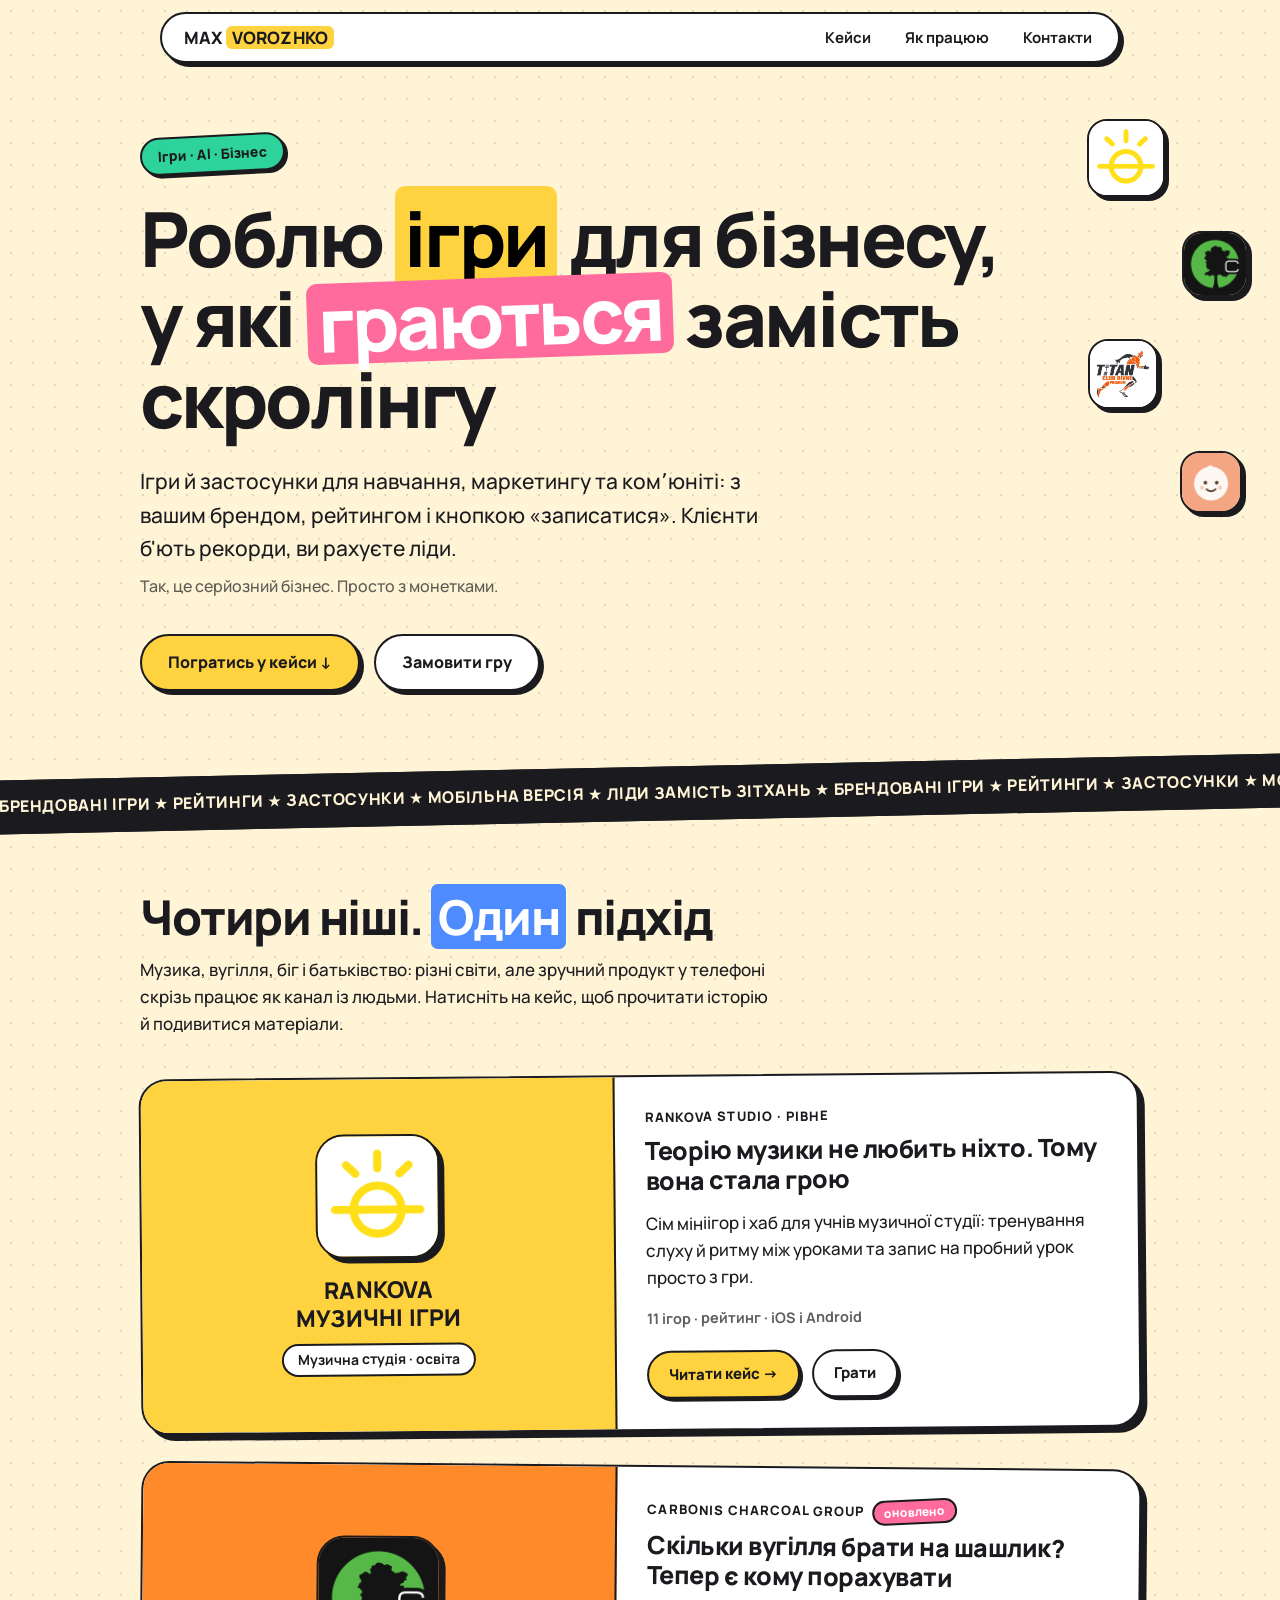
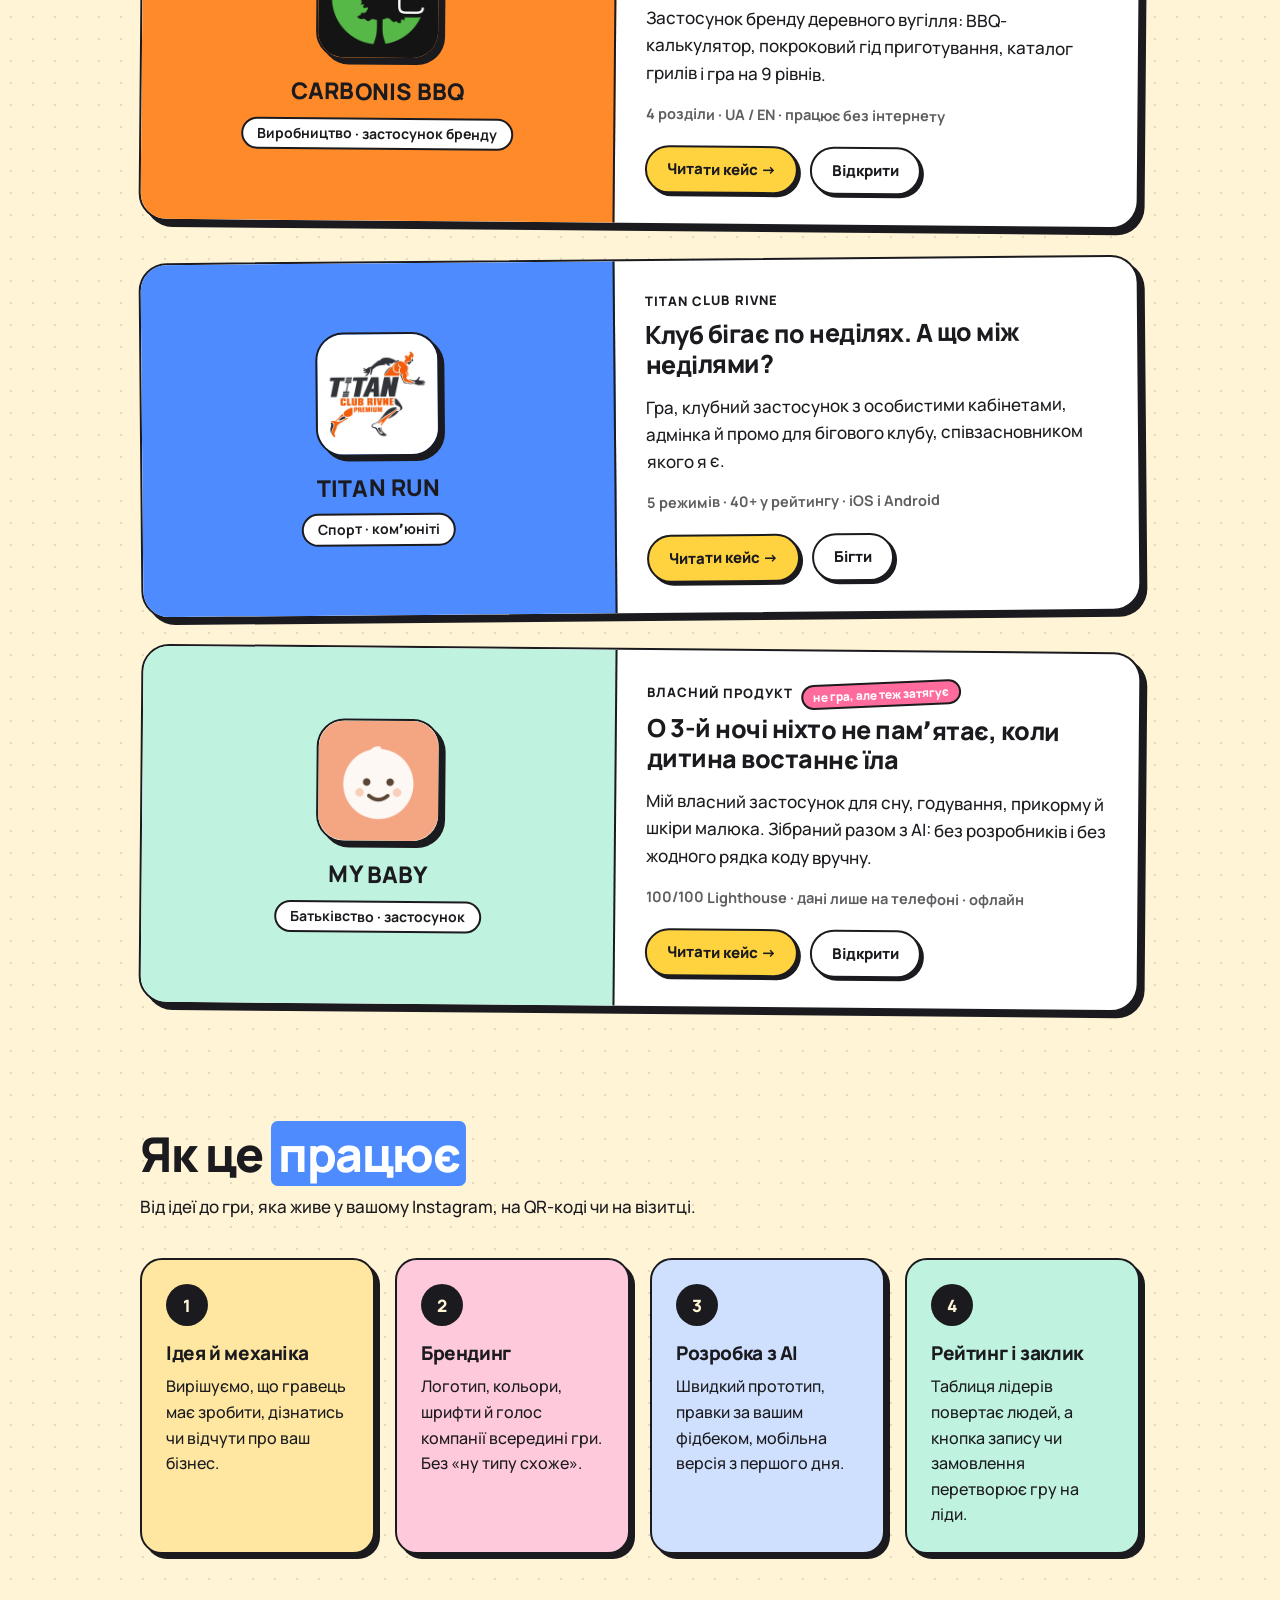
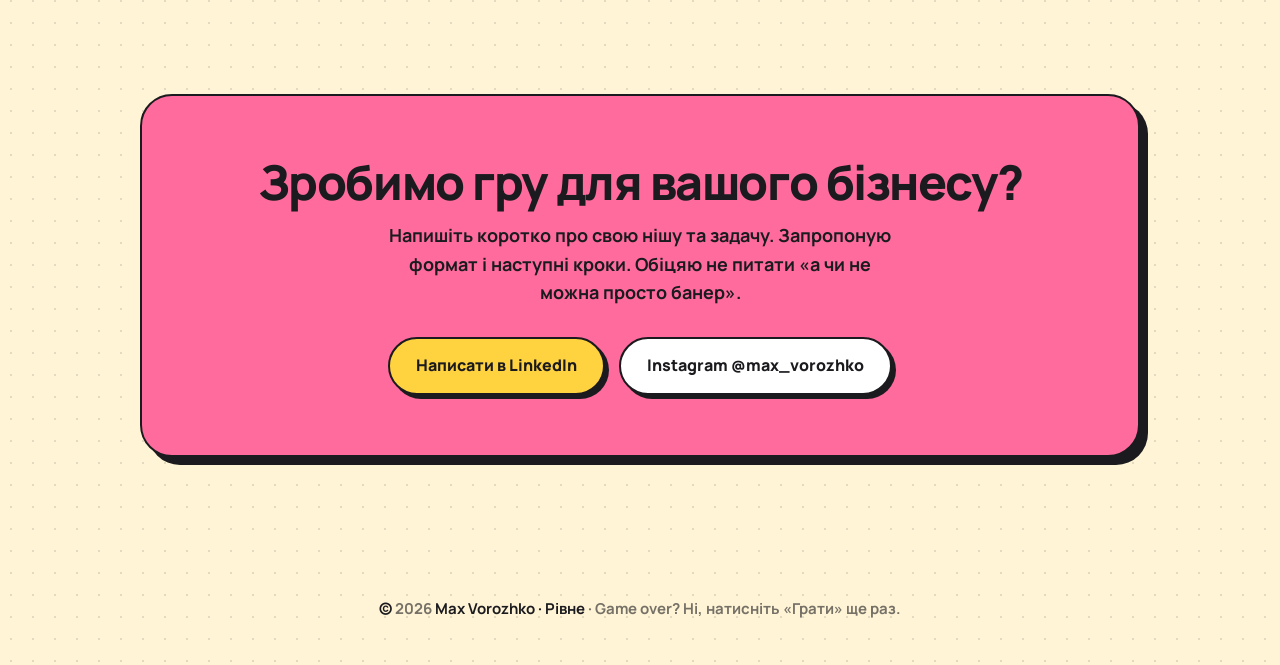
<file: index.html>
<!doctype html>
<html lang="uk">
<head>
<meta charset="utf-8">
<meta name="viewport" content="width=device-width, initial-scale=1">
<title>Max Vorozhko — ігри й застосунки для бізнесу</title>
<meta name="description" content="Роблю брендовані ігри й застосунки для бізнесу: навчання, маркетинг, комʼюніті. Кейси: Rankova Музичні Ігри, Carbonis BBQ, Titan Club Rivne, My Baby.">
<meta property="og:title" content="Max Vorozhko — ігри й застосунки для бізнесу">
<meta property="og:description" content="Роблю брендовані ігри й застосунки для бізнесу: навчання, маркетинг, комʼюніті. Кейси: Rankova Музичні Ігри, Carbonis BBQ, Titan Club Rivne, My Baby.">
<meta property="og:type" content="website">
<meta property="og:url" content="https://max-vorozhko.github.io/">
<meta name="theme-color" content="#fff4d6">

<link rel="icon" href="favicon.ico" sizes="48x48">
<link rel="icon" type="image/svg+xml" href="favicon.svg">
<link rel="icon" type="image/png" sizes="32x32" href="favicon-32.png">
<link rel="icon" type="image/png" sizes="192x192" href="icon-192.png">
<link rel="apple-touch-icon" href="apple-touch-icon.png">
<link rel="preconnect" href="https://fonts.googleapis.com">
<link rel="preconnect" href="https://fonts.gstatic.com" crossorigin>
<link href="https://fonts.googleapis.com/css2?family=Manrope:wght@500;700;800&display=swap" rel="stylesheet">
<link rel="stylesheet" href="css/site.css?v=6">
</head>
<body data-ig="0">

<nav>
  <div class="bar">
    <a href="#" class="logo">MAX <i>VOROZHKO</i></a>
    <ul>
      <li><a href="#cases">Кейси</a></li><li><a href="#how">Як працюю</a></li><li><a href="#contact">Контакти</a></li>
    </ul>
  </div>
</nav>

<header class="hero">
  <div class="wrap">
    <span class="sticker">Ігри · AI · Бізнес</span>
    <h1>Роблю <mark>ігри</mark> для бізнесу, у які <span class="sq">граються</span> замість скролінгу</h1>
    <p class="lead">Ігри й застосунки для навчання, маркетингу та комʼюніті: з вашим брендом, рейтингом і кнопкою «записатися». Клієнти б'ють рекорди, ви рахуєте ліди.
      <small>Так, це серйозний бізнес. Просто з монетками.</small></p>
    <div class="cta">
      <a class="btn y" href="#cases">Погратись у кейси ↓</a>
      <a class="btn" href="#contact">Замовити гру</a>
    </div>
    <img class="float f1" src="icons/rankova.png" alt="" width="78" height="78">
    <img class="float f2" src="icons/carbonis.png" alt="" width="66" height="66">
    <img class="float f3" src="icons/titan.png" alt="" width="70" height="70">
    <img class="float f4" src="icons/mybaby.png" alt="" width="62" height="62">
  </div>
</header>

<div class="marquee" aria-hidden="true"><div>
  ★ БРЕНДОВАНІ ІГРИ ★ РЕЙТИНГИ ★ ЗАСТОСУНКИ ★ МОБІЛЬНА ВЕРСІЯ ★ ЛІДИ ЗАМІСТЬ ЗІТХАНЬ ★ БРЕНДОВАНІ ІГРИ ★ РЕЙТИНГИ ★ ЗАСТОСУНКИ ★ МОБІЛЬНА ВЕРСІЯ ★ ЛІДИ ЗАМІСТЬ ЗІТХАНЬ ★ БРЕНДОВАНІ ІГРИ ★ РЕЙТИНГИ ★ ЗАСТОСУНКИ ★ МОБІЛЬНА ВЕРСІЯ ★ ЛІДИ ЗАМІСТЬ ЗІТХАНЬ ★ БРЕНДОВАНІ ІГРИ ★ РЕЙТИНГИ ★ ЗАСТОСУНКИ ★ МОБІЛЬНА ВЕРСІЯ ★ ЛІДИ ЗАМІСТЬ ЗІТХАНЬ
</div></div>


<section id="cases">
  <div class="wrap">
    <h2>Чотири ніші. <mark>Один</mark> підхід</h2>
    <p class="sub">Музика, вугілля, біг і батьківство: різні світи, але зручний продукт у телефоні скрізь працює як канал із людьми. Натисніть на кейс, щоб прочитати історію й подивитися матеріали.</p>

    <div class="cases">

      <article class="case">
        <a class="visual v1" href="cases/rankova/" aria-label="Кейс Rankova Музичні Ігри">
          <img class="app" src="icons/rankova.png" alt="" width="124" height="124">
          <div class="name">RANKOVA<br>МУЗИЧНІ ІГРИ</div>
          <div class="niche">Музична студія · освіта</div>
        </a>
        <div class="body">
          <div class="meta">Rankova Studio · Рівне</div>
          <h3><a href="cases/rankova/">Теорію музики не любить ніхто. Тому вона стала грою</a></h3>
          <p class="teaser">Сім мініігор і хаб для учнів музичної студії: тренування слуху й ритму між уроками та запис на пробний урок просто з гри.</p>
          <p class="keys">11 ігор · рейтинг · iOS і Android</p>
          <div class="links"><a class="btn y" href="cases/rankova/">Читати кейс →</a><a class="btn" href="https://max-vorozhko.github.io/rankova-arcade/" target="_blank" rel="noopener">Грати</a></div>
        </div>
      </article>

      <article class="case">
        <a class="visual v2" href="cases/carbonis/" aria-label="Кейс Carbonis BBQ">
          <img class="app" src="icons/carbonis.png" alt="" width="124" height="124">
          <div class="name">CARBONIS BBQ</div>
          <div class="niche">Виробництво · застосунок бренду</div>
        </a>
        <div class="body">
          <div class="meta">Carbonis charcoal group <span class="badge">оновлено</span></div>
          <h3><a href="cases/carbonis/">Скільки вугілля брати на шашлик? Тепер є кому порахувати</a></h3>
          <p class="teaser">Застосунок бренду деревного вугілля: BBQ-калькулятор, покроковий гід приготування, каталог грилів і гра на 9 рівнів.</p>
          <p class="keys">4 розділи · UA / EN · працює без інтернету</p>
          <div class="links"><a class="btn y" href="cases/carbonis/">Читати кейс →</a><a class="btn" href="https://max-vorozhko.github.io/Carbonis/" target="_blank" rel="noopener">Відкрити</a></div>
        </div>
      </article>

      <article class="case">
        <a class="visual v3" href="cases/titan/" aria-label="Кейс Titan Club Rivne">
          <img class="app" src="icons/titan.png" alt="" width="124" height="124">
          <div class="name">TITAN RUN</div>
          <div class="niche">Спорт · комʼюніті</div>
        </a>
        <div class="body">
          <div class="meta">Titan Club Rivne</div>
          <h3><a href="cases/titan/">Клуб бігає по неділях. А що між неділями?</a></h3>
          <p class="teaser">Гра, клубний застосунок з особистими кабінетами, адмінка й промо для бігового клубу, співзасновником якого я є.</p>
          <p class="keys">5 режимів · 40+ у рейтингу · iOS і Android</p>
          <div class="links"><a class="btn y" href="cases/titan/">Читати кейс →</a><a class="btn" href="https://max-vorozhko.github.io/Titan-Club-Rivne/" target="_blank" rel="noopener">Бігти</a></div>
        </div>
      </article>

      <article class="case">
        <a class="visual v4" href="cases/my-baby/" aria-label="Кейс My Baby">
          <img class="app" src="icons/mybaby.png" alt="" width="124" height="124">
          <div class="name">MY BABY</div>
          <div class="niche">Батьківство · застосунок</div>
        </a>
        <div class="body">
          <div class="meta">Власний продукт <span class="badge">не гра, але теж затягує</span></div>
          <h3><a href="cases/my-baby/">О 3-й ночі ніхто не памʼятає, коли дитина востаннє їла</a></h3>
          <p class="teaser">Мій власний застосунок для сну, годування, прикорму й шкіри малюка. Зібраний разом з AI: без розробників і без жодного рядка коду вручну.</p>
          <p class="keys">100/100 Lighthouse · дані лише на телефоні · офлайн</p>
          <div class="links"><a class="btn y" href="cases/my-baby/">Читати кейс →</a><a class="btn" href="https://max-vorozhko.github.io/My-baby/" target="_blank" rel="noopener">Відкрити</a></div>
        </div>
      </article>

    </div>
  </div>
</section>

<section id="how">
  <div class="wrap">
    <h2>Як це <mark>працює</mark></h2>
    <p class="sub">Від ідеї до гри, яка живе у вашому Instagram, на QR-коді чи на візитці.</p>
    <div class="steps">
      <div class="step"><h4>Ідея й механіка</h4><p>Вирішуємо, що гравець має зробити, дізнатись чи відчути про ваш бізнес.</p></div>
      <div class="step"><h4>Брендинг</h4><p>Логотип, кольори, шрифти й голос компанії всередині гри. Без «ну типу схоже».</p></div>
      <div class="step"><h4>Розробка з AI</h4><p>Швидкий прототип, правки за вашим фідбеком, мобільна версія з першого дня.</p></div>
      <div class="step"><h4>Рейтинг і заклик</h4><p>Таблиця лідерів повертає людей, а кнопка запису чи замовлення перетворює гру на ліди.</p></div>
    </div>
  </div>
</section>

<section id="contact">
  <div class="wrap">
    <div class="contact">
      <h2>Зробимо гру для вашого бізнесу?</h2>
      <p>Напишіть коротко про свою нішу та задачу. Запропоную формат і наступні кроки. Обіцяю не питати «а чи не можна просто банер».</p>
      <div class="cta">
        <a class="btn y" href="https://www.linkedin.com/in/max-vorozhko/" target="_blank" rel="noopener">Написати в LinkedIn</a>
        <a class="btn" href="https://www.instagram.com/max_vorozhko/" target="_blank" rel="noopener">Instagram @max_vorozhko</a>
      </div>
    </div>
  </div>
</section>

<footer>
  <div class="wrap">© <span id="y">2026</span> Max Vorozhko · Рівне <span>· Game over? Ні, натисніть «Грати» ще раз.</span></div>
</footer>
<dialog class="lb" aria-label="Перегляд слайда"><div class="lb-in"><img alt=""><button class="x" type="button" aria-label="Закрити">✕</button><button class="pv" type="button" aria-label="Попередній">←</button><button class="nx" type="button" aria-label="Наступний">→</button><div class="cap"></div></div></dialog>
<script>document.getElementById('y').textContent = new Date().getFullYear();</script>
<script src="js/site.js?v=6"></script>
</body>
</html>
</file>
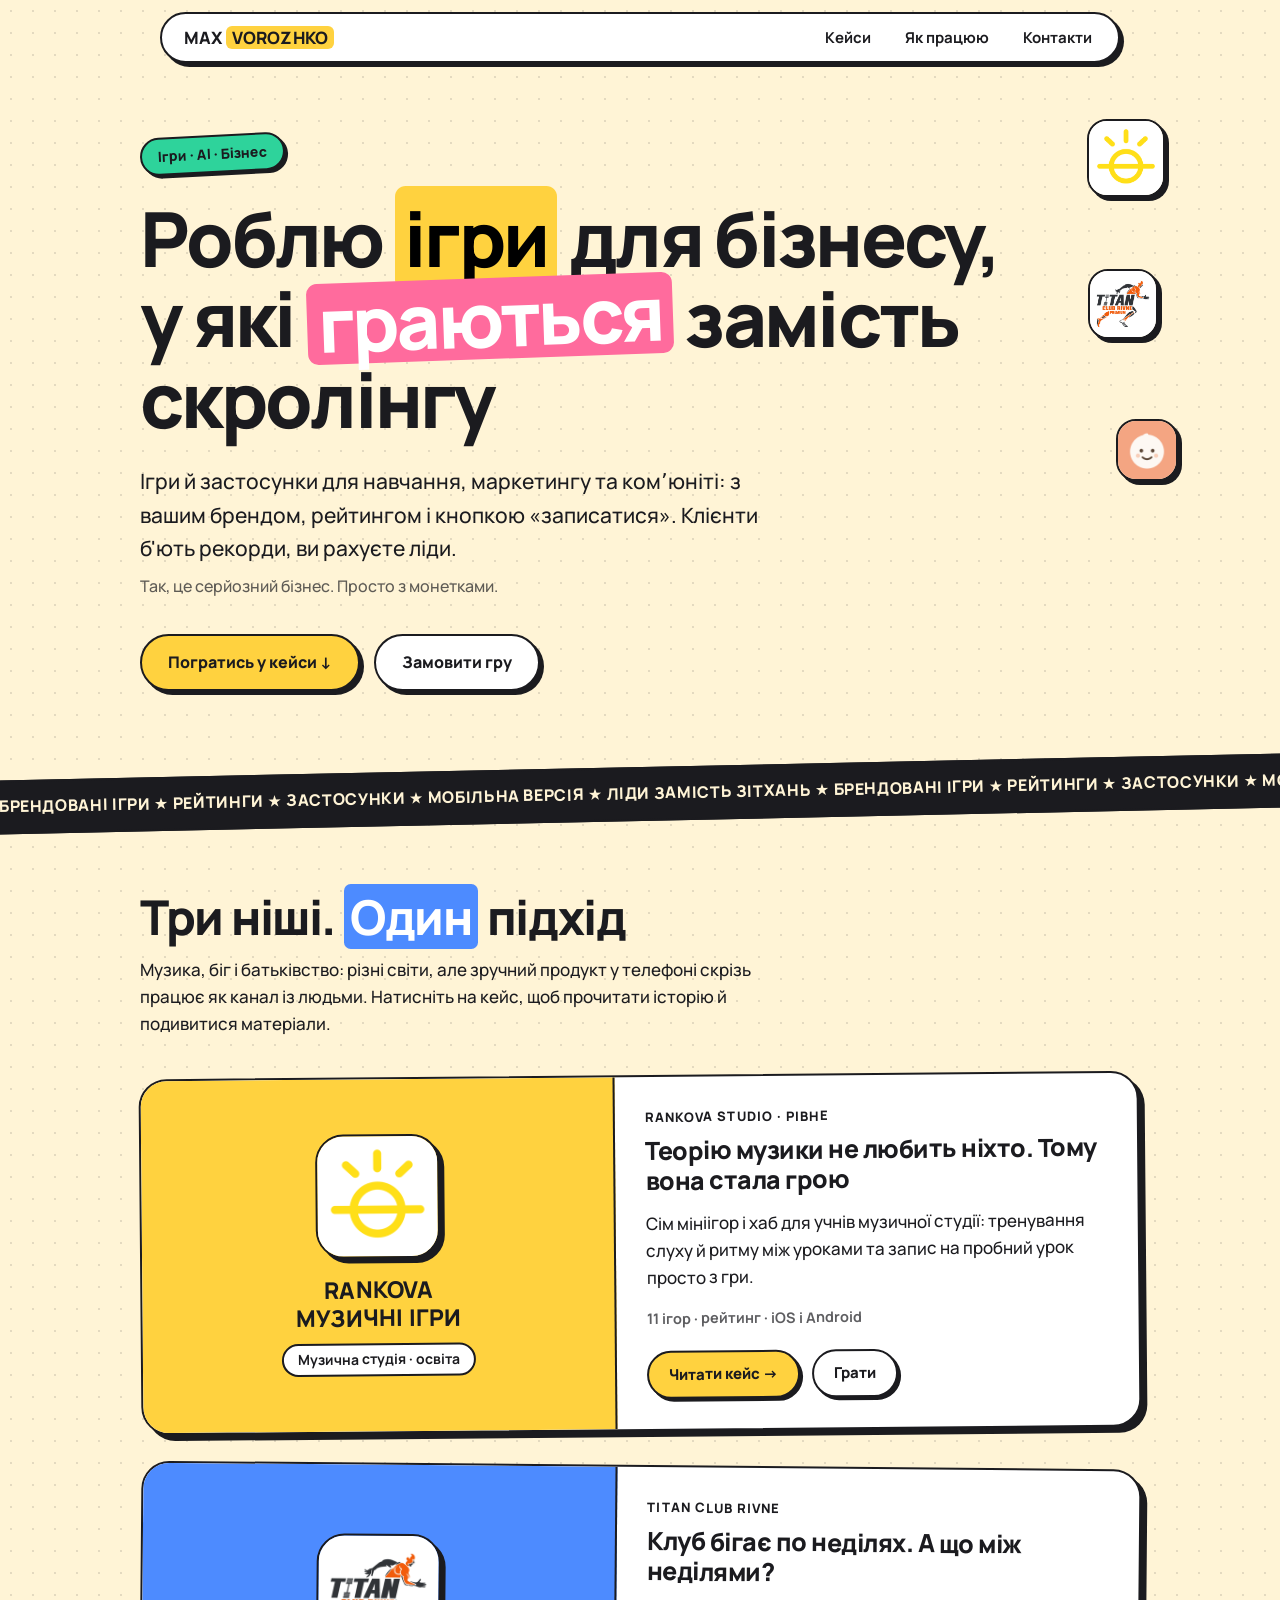
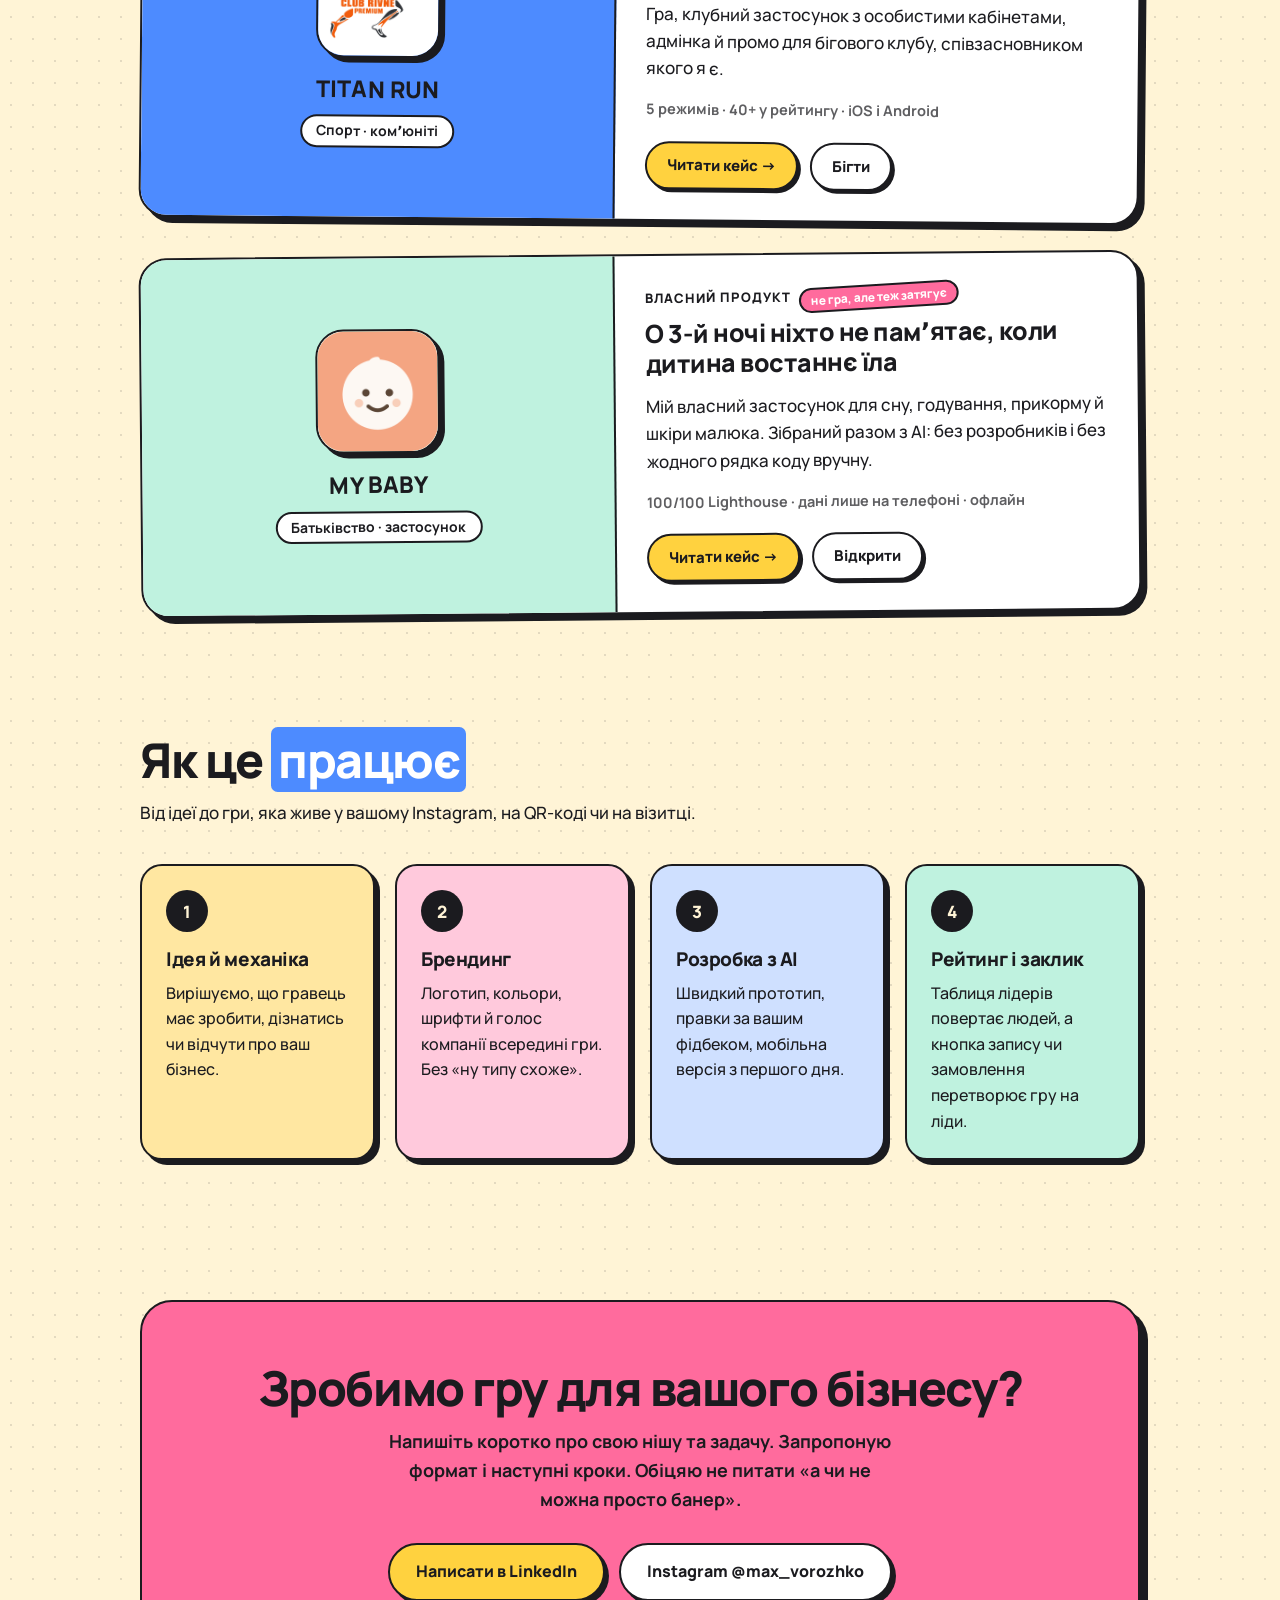
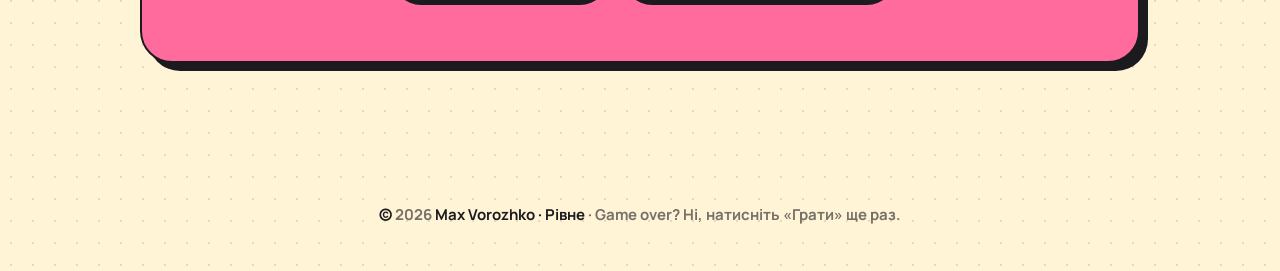
<file: ig/index.html>
<!doctype html>
<html lang="uk">
<head>
<meta charset="utf-8">
<meta name="viewport" content="width=device-width, initial-scale=1">
<title>Max Vorozhko — ігри й застосунки для бізнесу</title>
<meta name="description" content="Роблю брендовані ігри й застосунки для бізнесу: навчання, маркетинг, комʼюніті. Кейси: Rankova Музичні Ігри, Titan Club Rivne, My Baby.">
<meta property="og:title" content="Max Vorozhko — ігри й застосунки для бізнесу">
<meta property="og:description" content="Роблю брендовані ігри й застосунки для бізнесу: навчання, маркетинг, комʼюніті. Кейси: Rankova Музичні Ігри, Titan Club Rivne, My Baby.">
<meta property="og:type" content="website">
<meta property="og:url" content="https://max-vorozhko.github.io/ig/">
<meta name="theme-color" content="#fff4d6">

<link rel="icon" href="../favicon.ico" sizes="48x48">
<link rel="icon" type="image/svg+xml" href="../favicon.svg">
<link rel="icon" type="image/png" sizes="32x32" href="../favicon-32.png">
<link rel="icon" type="image/png" sizes="192x192" href="../icon-192.png">
<link rel="apple-touch-icon" href="../apple-touch-icon.png">
<link rel="preconnect" href="https://fonts.googleapis.com">
<link rel="preconnect" href="https://fonts.gstatic.com" crossorigin>
<link href="https://fonts.googleapis.com/css2?family=Manrope:wght@500;700;800&display=swap" rel="stylesheet">
<link rel="stylesheet" href="../css/site.css?v=6">
</head><style>.f3{top:206px!important}.f4{top:356px!important;right:8%!important}</style>
<body data-ig="1">

<nav>
  <div class="bar">
    <a href="#" class="logo">MAX <i>VOROZHKO</i></a>
    <ul>
      <li><a href="#cases">Кейси</a></li><li><a href="#how">Як працюю</a></li><li><a href="#contact">Контакти</a></li>
    </ul>
  </div>
</nav>

<header class="hero">
  <div class="wrap">
    <span class="sticker">Ігри · AI · Бізнес</span>
    <h1>Роблю <mark>ігри</mark> для бізнесу, у які <span class="sq">граються</span> замість скролінгу</h1>
    <p class="lead">Ігри й застосунки для навчання, маркетингу та комʼюніті: з вашим брендом, рейтингом і кнопкою «записатися». Клієнти б'ють рекорди, ви рахуєте ліди.
      <small>Так, це серйозний бізнес. Просто з монетками.</small></p>
    <div class="cta">
      <a class="btn y" href="#cases">Погратись у кейси ↓</a>
      <a class="btn" href="#contact">Замовити гру</a>
    </div>
    <img class="float f1" src="../icons/rankova.png" alt="" width="78" height="78">
    <img class="float f3" src="../icons/titan.png" alt="" width="70" height="70">
    <img class="float f4" src="../icons/mybaby.png" alt="" width="62" height="62">
  </div>
</header>

<div class="marquee" aria-hidden="true"><div>
  ★ БРЕНДОВАНІ ІГРИ ★ РЕЙТИНГИ ★ ЗАСТОСУНКИ ★ МОБІЛЬНА ВЕРСІЯ ★ ЛІДИ ЗАМІСТЬ ЗІТХАНЬ ★ БРЕНДОВАНІ ІГРИ ★ РЕЙТИНГИ ★ ЗАСТОСУНКИ ★ МОБІЛЬНА ВЕРСІЯ ★ ЛІДИ ЗАМІСТЬ ЗІТХАНЬ ★ БРЕНДОВАНІ ІГРИ ★ РЕЙТИНГИ ★ ЗАСТОСУНКИ ★ МОБІЛЬНА ВЕРСІЯ ★ ЛІДИ ЗАМІСТЬ ЗІТХАНЬ ★ БРЕНДОВАНІ ІГРИ ★ РЕЙТИНГИ ★ ЗАСТОСУНКИ ★ МОБІЛЬНА ВЕРСІЯ ★ ЛІДИ ЗАМІСТЬ ЗІТХАНЬ
</div></div>


<section id="cases">
  <div class="wrap">
    <h2>Три ніші. <mark>Один</mark> підхід</h2>
    <p class="sub">Музика, біг і батьківство: різні світи, але зручний продукт у телефоні скрізь працює як канал із людьми. Натисніть на кейс, щоб прочитати історію й подивитися матеріали.</p>

    <div class="cases">

      <article class="case">
        <a class="visual v1" href="../cases/rankova/?from=ig" aria-label="Кейс Rankova Музичні Ігри">
          <img class="app" src="../icons/rankova.png" alt="" width="124" height="124">
          <div class="name">RANKOVA<br>МУЗИЧНІ ІГРИ</div>
          <div class="niche">Музична студія · освіта</div>
        </a>
        <div class="body">
          <div class="meta">Rankova Studio · Рівне</div>
          <h3><a href="../cases/rankova/?from=ig">Теорію музики не любить ніхто. Тому вона стала грою</a></h3>
          <p class="teaser">Сім мініігор і хаб для учнів музичної студії: тренування слуху й ритму між уроками та запис на пробний урок просто з гри.</p>
          <p class="keys">11 ігор · рейтинг · iOS і Android</p>
          <div class="links"><a class="btn y" href="../cases/rankova/?from=ig">Читати кейс →</a><a class="btn" href="https://max-vorozhko.github.io/rankova-arcade/" target="_blank" rel="noopener">Грати</a></div>
        </div>
      </article>

      <article class="case">
        <a class="visual v3" href="../cases/titan/?from=ig" aria-label="Кейс Titan Club Rivne">
          <img class="app" src="../icons/titan.png" alt="" width="124" height="124">
          <div class="name">TITAN RUN</div>
          <div class="niche">Спорт · комʼюніті</div>
        </a>
        <div class="body">
          <div class="meta">Titan Club Rivne</div>
          <h3><a href="../cases/titan/?from=ig">Клуб бігає по неділях. А що між неділями?</a></h3>
          <p class="teaser">Гра, клубний застосунок з особистими кабінетами, адмінка й промо для бігового клубу, співзасновником якого я є.</p>
          <p class="keys">5 режимів · 40+ у рейтингу · iOS і Android</p>
          <div class="links"><a class="btn y" href="../cases/titan/?from=ig">Читати кейс →</a><a class="btn" href="https://max-vorozhko.github.io/Titan-Club-Rivne/" target="_blank" rel="noopener">Бігти</a></div>
        </div>
      </article>

      <article class="case">
        <a class="visual v4" href="../cases/my-baby/?from=ig" aria-label="Кейс My Baby">
          <img class="app" src="../icons/mybaby.png" alt="" width="124" height="124">
          <div class="name">MY BABY</div>
          <div class="niche">Батьківство · застосунок</div>
        </a>
        <div class="body">
          <div class="meta">Власний продукт <span class="badge">не гра, але теж затягує</span></div>
          <h3><a href="../cases/my-baby/?from=ig">О 3-й ночі ніхто не памʼятає, коли дитина востаннє їла</a></h3>
          <p class="teaser">Мій власний застосунок для сну, годування, прикорму й шкіри малюка. Зібраний разом з AI: без розробників і без жодного рядка коду вручну.</p>
          <p class="keys">100/100 Lighthouse · дані лише на телефоні · офлайн</p>
          <div class="links"><a class="btn y" href="../cases/my-baby/?from=ig">Читати кейс →</a><a class="btn" href="https://max-vorozhko.github.io/My-baby/" target="_blank" rel="noopener">Відкрити</a></div>
        </div>
      </article>

    </div>
  </div>
</section>

<section id="how">
  <div class="wrap">
    <h2>Як це <mark>працює</mark></h2>
    <p class="sub">Від ідеї до гри, яка живе у вашому Instagram, на QR-коді чи на візитці.</p>
    <div class="steps">
      <div class="step"><h4>Ідея й механіка</h4><p>Вирішуємо, що гравець має зробити, дізнатись чи відчути про ваш бізнес.</p></div>
      <div class="step"><h4>Брендинг</h4><p>Логотип, кольори, шрифти й голос компанії всередині гри. Без «ну типу схоже».</p></div>
      <div class="step"><h4>Розробка з AI</h4><p>Швидкий прототип, правки за вашим фідбеком, мобільна версія з першого дня.</p></div>
      <div class="step"><h4>Рейтинг і заклик</h4><p>Таблиця лідерів повертає людей, а кнопка запису чи замовлення перетворює гру на ліди.</p></div>
    </div>
  </div>
</section>

<section id="contact">
  <div class="wrap">
    <div class="contact">
      <h2>Зробимо гру для вашого бізнесу?</h2>
      <p>Напишіть коротко про свою нішу та задачу. Запропоную формат і наступні кроки. Обіцяю не питати «а чи не можна просто банер».</p>
      <div class="cta">
        <a class="btn y" href="https://www.linkedin.com/in/max-vorozhko/" target="_blank" rel="noopener">Написати в LinkedIn</a>
        <a class="btn" href="https://www.instagram.com/max_vorozhko/" target="_blank" rel="noopener">Instagram @max_vorozhko</a>
      </div>
    </div>
  </div>
</section>

<footer>
  <div class="wrap">© <span id="y">2026</span> Max Vorozhko · Рівне <span>· Game over? Ні, натисніть «Грати» ще раз.</span></div>
</footer>
<dialog class="lb" aria-label="Перегляд слайда"><div class="lb-in"><img alt=""><button class="x" type="button" aria-label="Закрити">✕</button><button class="pv" type="button" aria-label="Попередній">←</button><button class="nx" type="button" aria-label="Наступний">→</button><div class="cap"></div></div></dialog>
<script>document.getElementById('y').textContent = new Date().getFullYear();</script>
<script src="../js/site.js?v=6"></script>
</body>
</html>
</file>
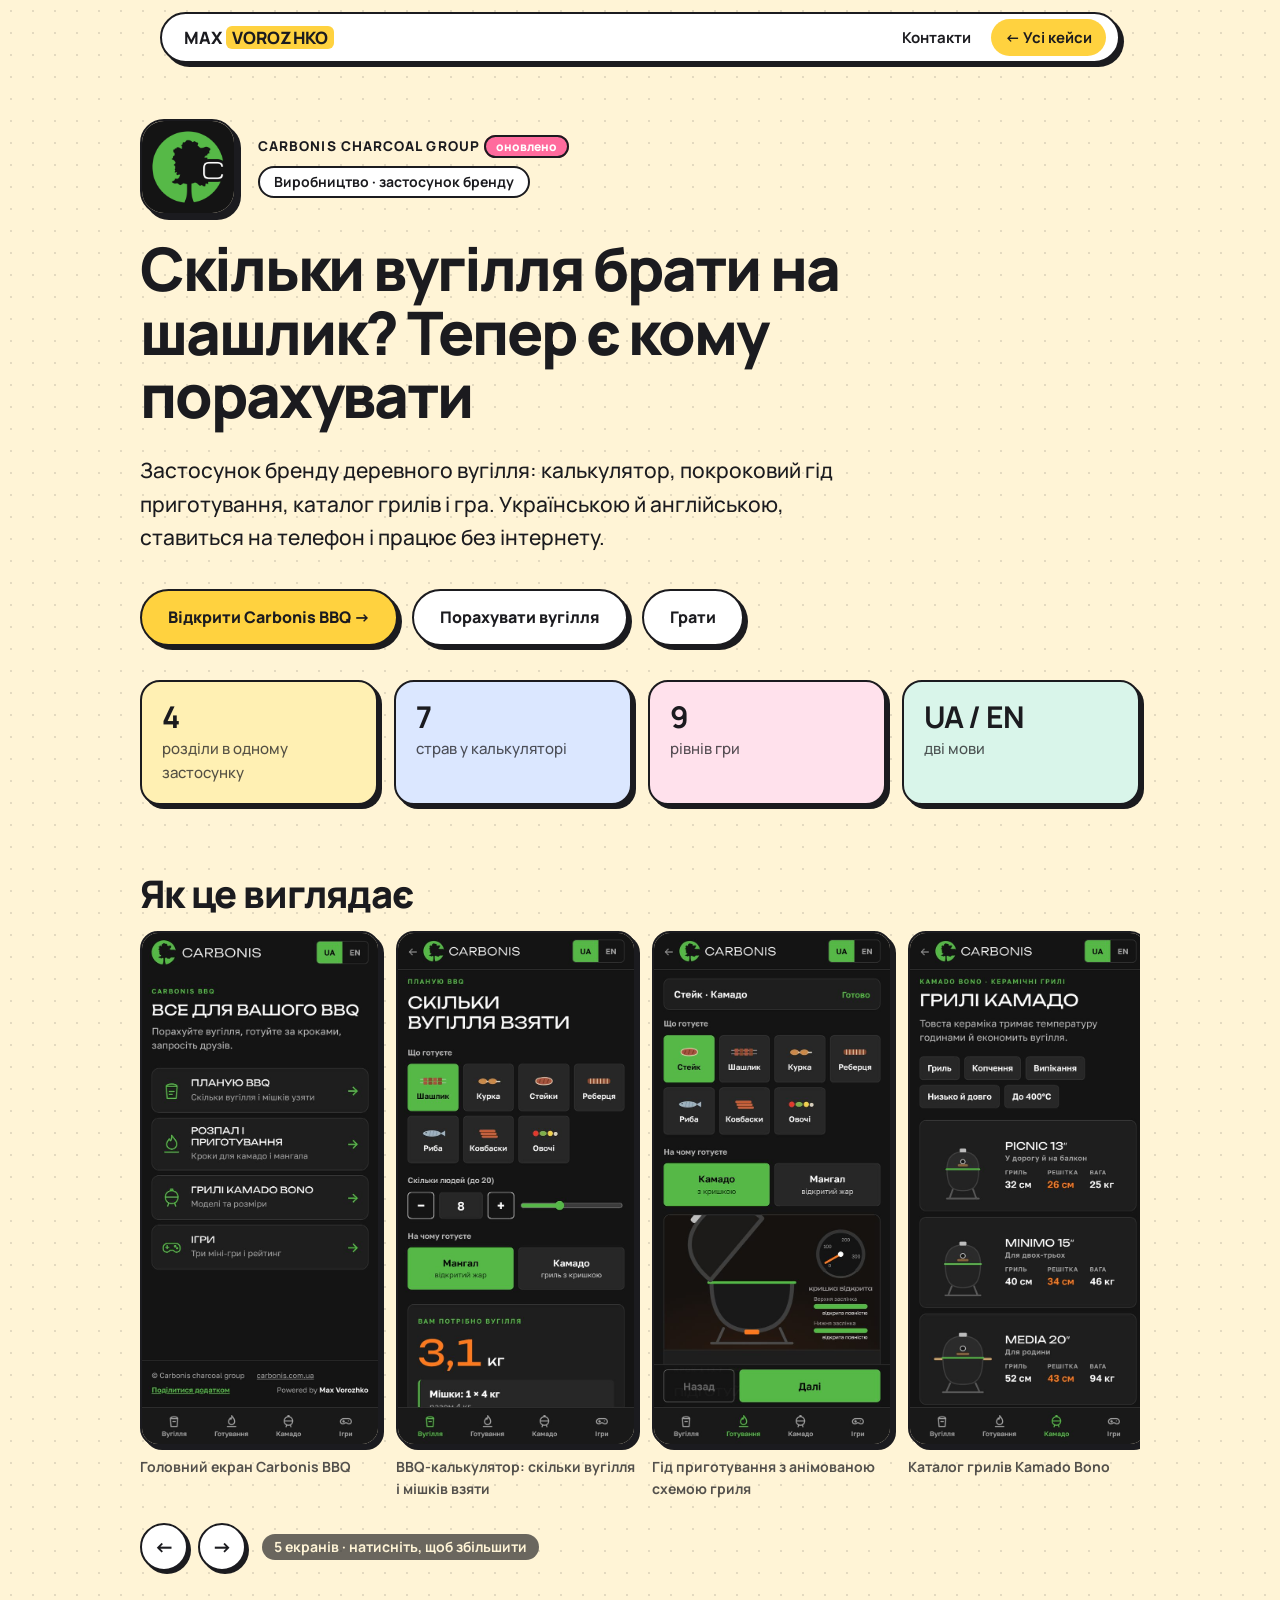
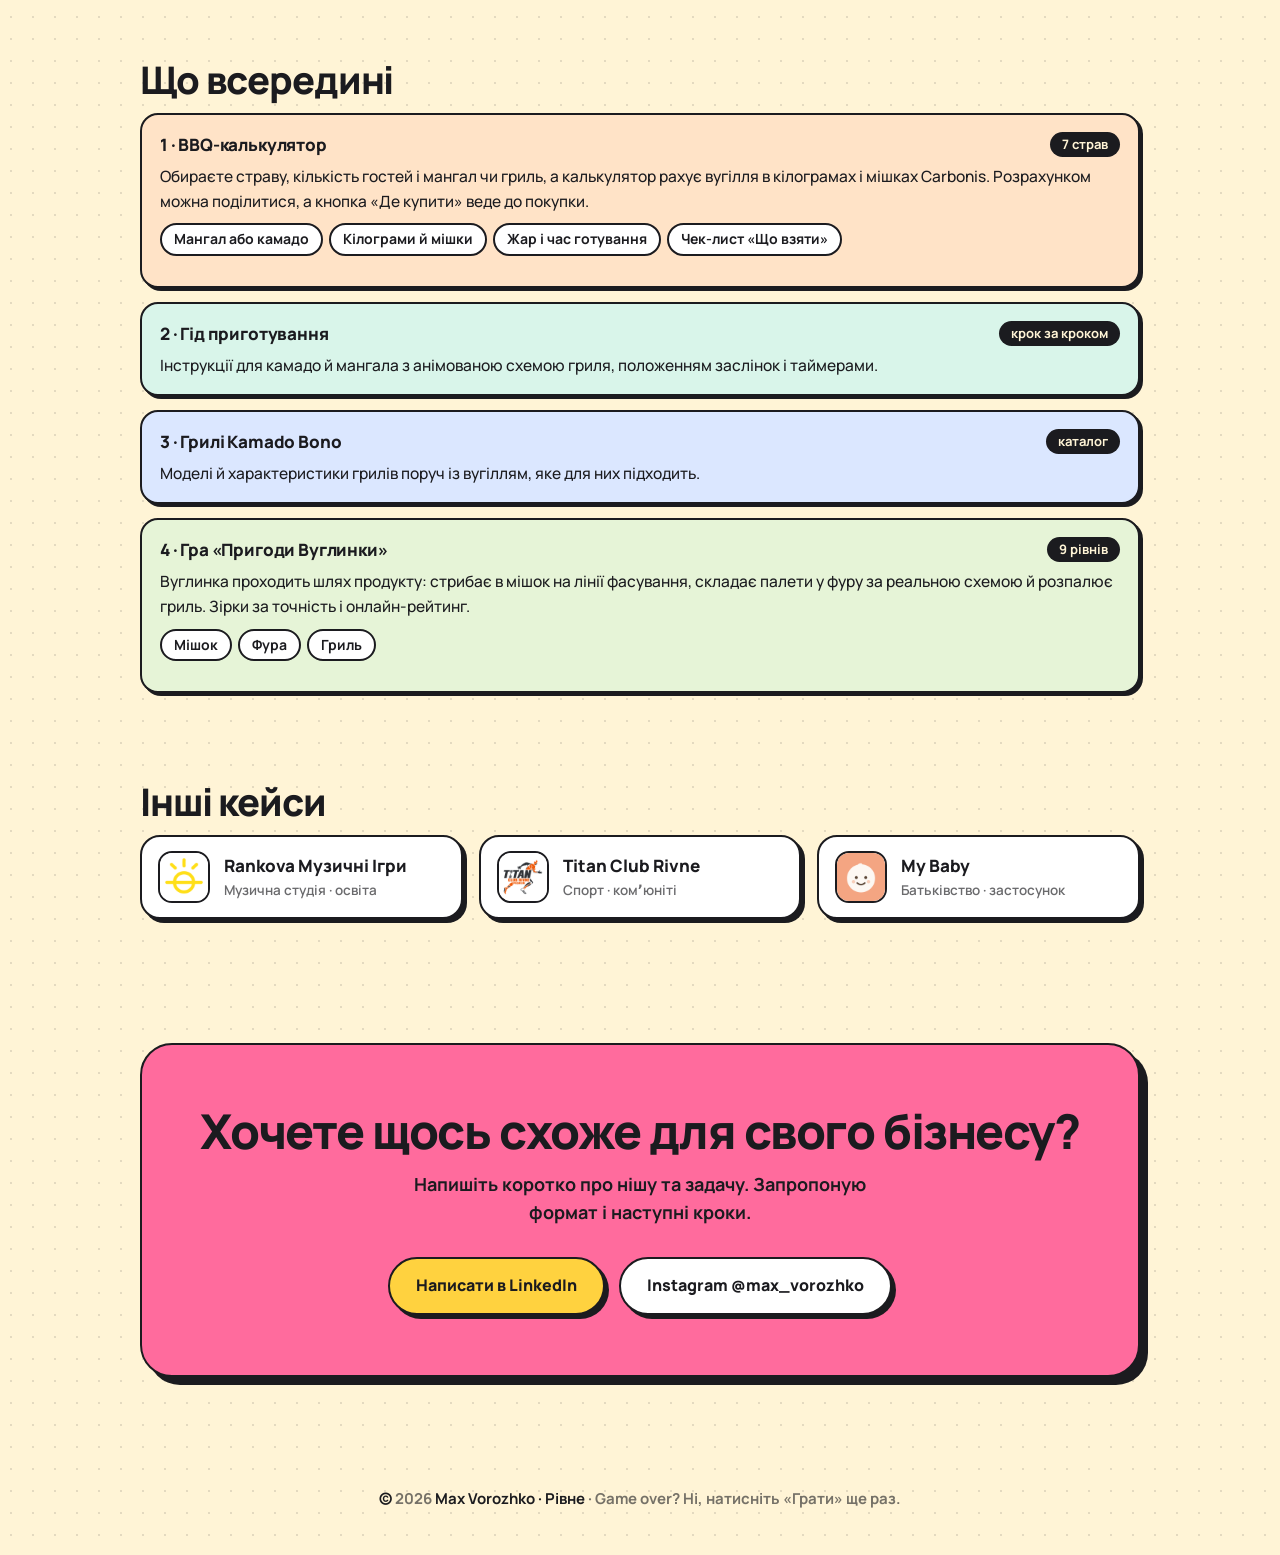
<file: cases/carbonis/index.html>
<!doctype html>
<html lang="uk">
<head>
<meta charset="utf-8">
<meta name="viewport" content="width=device-width, initial-scale=1">
<title>Carbonis BBQ — кейс · Max Vorozhko</title>
<meta name="description" content="Застосунок бренду деревного вугілля: BBQ-калькулятор, покроковий гід приготування, каталог грилів і гра на 9 рівнів.">
<meta property="og:title" content="Carbonis BBQ — кейс · Max Vorozhko">
<meta property="og:description" content="Застосунок бренду деревного вугілля: BBQ-калькулятор, покроковий гід приготування, каталог грилів і гра на 9 рівнів.">
<meta property="og:type" content="website">
<meta property="og:url" content="https://max-vorozhko.github.io/cases/carbonis/">
<meta name="theme-color" content="#fff4d6">

<link rel="icon" href="../../favicon.ico" sizes="48x48">
<link rel="icon" type="image/svg+xml" href="../../favicon.svg">
<link rel="icon" type="image/png" sizes="32x32" href="../../favicon-32.png">
<link rel="icon" type="image/png" sizes="192x192" href="../../icon-192.png">
<link rel="apple-touch-icon" href="../../apple-touch-icon.png">
<link rel="preconnect" href="https://fonts.googleapis.com">
<link rel="preconnect" href="https://fonts.gstatic.com" crossorigin>
<link href="https://fonts.googleapis.com/css2?family=Manrope:wght@500;700;800&display=swap" rel="stylesheet">
<link rel="stylesheet" href="../../css/site.css?v=6">
</head>
<body class="case-page">

<nav>
  <div class="bar">
    <a href="../../" class="logo" data-home data-ig-href="../../ig/">MAX <i>VOROZHKO</i></a>
    <ul>
      <li><a href="#contact">Контакти</a></li><li><a class="back" href="../../#cases" data-home data-ig-href="../../ig/#cases">← Усі кейси</a></li>
    </ul>
  </div>
</nav>

<header class="c-hero">
  <div class="wrap">
    <div class="top">
      <img class="app" src="../../icons/carbonis.png" alt="Іконка Carbonis BBQ" width="96" height="96">
      <div class="kicker">Carbonis charcoal group <span class="badge">оновлено</span><br><span class="niche">Виробництво · застосунок бренду</span></div>
    </div>
    <h1>Скільки вугілля брати на шашлик? Тепер є кому порахувати</h1>
    <p class="lead">Застосунок бренду деревного вугілля: калькулятор, покроковий гід приготування, каталог грилів і гра. Українською й англійською, ставиться на телефон і працює без інтернету.</p>
    <div class="cta"><a class="btn y" href="https://max-vorozhko.github.io/Carbonis/" target="_blank" rel="noopener">Відкрити Carbonis BBQ →</a><a class="btn" href="https://max-vorozhko.github.io/Carbonis/calculator/" target="_blank" rel="noopener">Порахувати вугілля</a><a class="btn" href="https://max-vorozhko.github.io/Carbonis/game/" target="_blank" rel="noopener">Грати</a></div>
    <div class="facts"><div class="fact"><b>4</b><span>розділи в одному застосунку</span></div><div class="fact"><b>7</b><span>страв у калькуляторі</span></div><div class="fact"><b>9</b><span>рівнів гри</span></div><div class="fact"><b>UA / EN</b><span>дві мови</span></div></div>
  </div>
</header><section class="cs"><div class="wrap"><h2>Як це виглядає</h2><div class="gallery"><div class="track tall"><figure><img src="../../media/carbonis/home.jpg" alt="Головний екран Carbonis BBQ" width="600" height="1299" loading="lazy" decoding="async"><figcaption>Головний екран Carbonis BBQ</figcaption></figure><figure><img src="../../media/carbonis/calc.jpg" alt="BBQ-калькулятор: скільки вугілля і мішків взяти" width="600" height="1299" loading="lazy" decoding="async"><figcaption>BBQ-калькулятор: скільки вугілля і мішків взяти</figcaption></figure><figure><img src="../../media/carbonis/guide.jpg" alt="Гід приготування з анімованою схемою гриля" width="600" height="1299" loading="lazy" decoding="async"><figcaption>Гід приготування з анімованою схемою гриля</figcaption></figure><figure><img src="../../media/carbonis/kamado.jpg" alt="Каталог грилів Kamado Bono" width="600" height="1299" loading="lazy" decoding="async"><figcaption>Каталог грилів Kamado Bono</figcaption></figure><figure><img src="../../media/carbonis/game.jpg" alt="Гра «Пригоди Вуглинки»" width="600" height="1299" loading="lazy" decoding="async"><figcaption>Гра «Пригоди Вуглинки»</figcaption></figure></div><div class="g-nav"><button class="g-prev" type="button" aria-label="Назад">←</button><button class="g-next" type="button" aria-label="Далі">→</button><span class="count">5 екранів · натисніть, щоб збільшити</span></div></div></div></section><section class="cs"><div class="wrap"><h2>Що всередині</h2><div class="sets">
  <div class="set s-calc">
    <div class="set-head"><span class="set-title">1 · BBQ-калькулятор</span><span class="count">7 страв</span></div>
    <p>Обираєте страву, кількість гостей і мангал чи гриль, а калькулятор рахує вугілля в кілограмах і мішках Carbonis. Розрахунком можна поділитися, а кнопка «Де купити» веде до покупки.</p>
    <div class="chips"><span>Мангал або камадо</span><span>Кілограми й мішки</span><span>Жар і час готування</span><span>Чек-лист «Що взяти»</span></div>
  </div>
  <div class="set s-hub">
    <div class="set-head"><span class="set-title">2 · Гід приготування</span><span class="count">крок за кроком</span></div>
    <p>Інструкції для камадо й мангала з анімованою схемою гриля, положенням заслінок і таймерами.</p>
  </div>
  <div class="set s-game">
    <div class="set-head"><span class="set-title">3 · Грилі Kamado Bono</span><span class="count">каталог</span></div>
    <p>Моделі й характеристики грилів поруч із вугіллям, яке для них підходить.</p>
  </div>
  <div class="set s-vug">
    <div class="set-head"><span class="set-title">4 · Гра «Пригоди Вуглинки»</span><span class="count">9 рівнів</span></div>
    <p>Вуглинка проходить шлях продукту: стрибає в мішок на лінії фасування, складає палети у фуру за реальною схемою й розпалює гриль. Зірки за точність і онлайн-рейтинг.</p>
    <div class="chips"><span>Мішок</span><span>Фура</span><span>Гриль</span></div>
  </div>
</div></div></section>
<section class="cs"><div class="wrap"><h2>Інші кейси</h2><div class="others"><a href="../../cases/rankova/"><img src="../../icons/rankova.png" alt="" width="52" height="52"><span>Rankova Музичні Ігри<small>Музична студія · освіта</small></span></a><a href="../../cases/titan/"><img src="../../icons/titan.png" alt="" width="52" height="52"><span>Titan Club Rivne<small>Спорт · комʼюніті</small></span></a><a href="../../cases/my-baby/"><img src="../../icons/mybaby.png" alt="" width="52" height="52"><span>My Baby<small>Батьківство · застосунок</small></span></a></div></div></section>
<section id="contact">
  <div class="wrap">
    <div class="contact">
      <h2>Хочете щось схоже для свого бізнесу?</h2>
      <p>Напишіть коротко про нішу та задачу. Запропоную формат і наступні кроки.</p>
      <div class="cta">
        <a class="btn y" href="https://www.linkedin.com/in/max-vorozhko/" target="_blank" rel="noopener">Написати в LinkedIn</a>
        <a class="btn" href="https://www.instagram.com/max_vorozhko/" target="_blank" rel="noopener">Instagram @max_vorozhko</a>
      </div>
    </div>
  </div>
</section>

<footer>
  <div class="wrap">© <span id="y">2026</span> Max Vorozhko · Рівне <span>· Game over? Ні, натисніть «Грати» ще раз.</span></div>
</footer>
<dialog class="lb" aria-label="Перегляд слайда"><div class="lb-in"><img alt=""><button class="x" type="button" aria-label="Закрити">✕</button><button class="pv" type="button" aria-label="Попередній">←</button><button class="nx" type="button" aria-label="Наступний">→</button><div class="cap"></div></div></dialog>
<script>document.getElementById('y').textContent = new Date().getFullYear();</script>
<script src="../../js/site.js?v=6"></script>
</body>
</html>
</file>
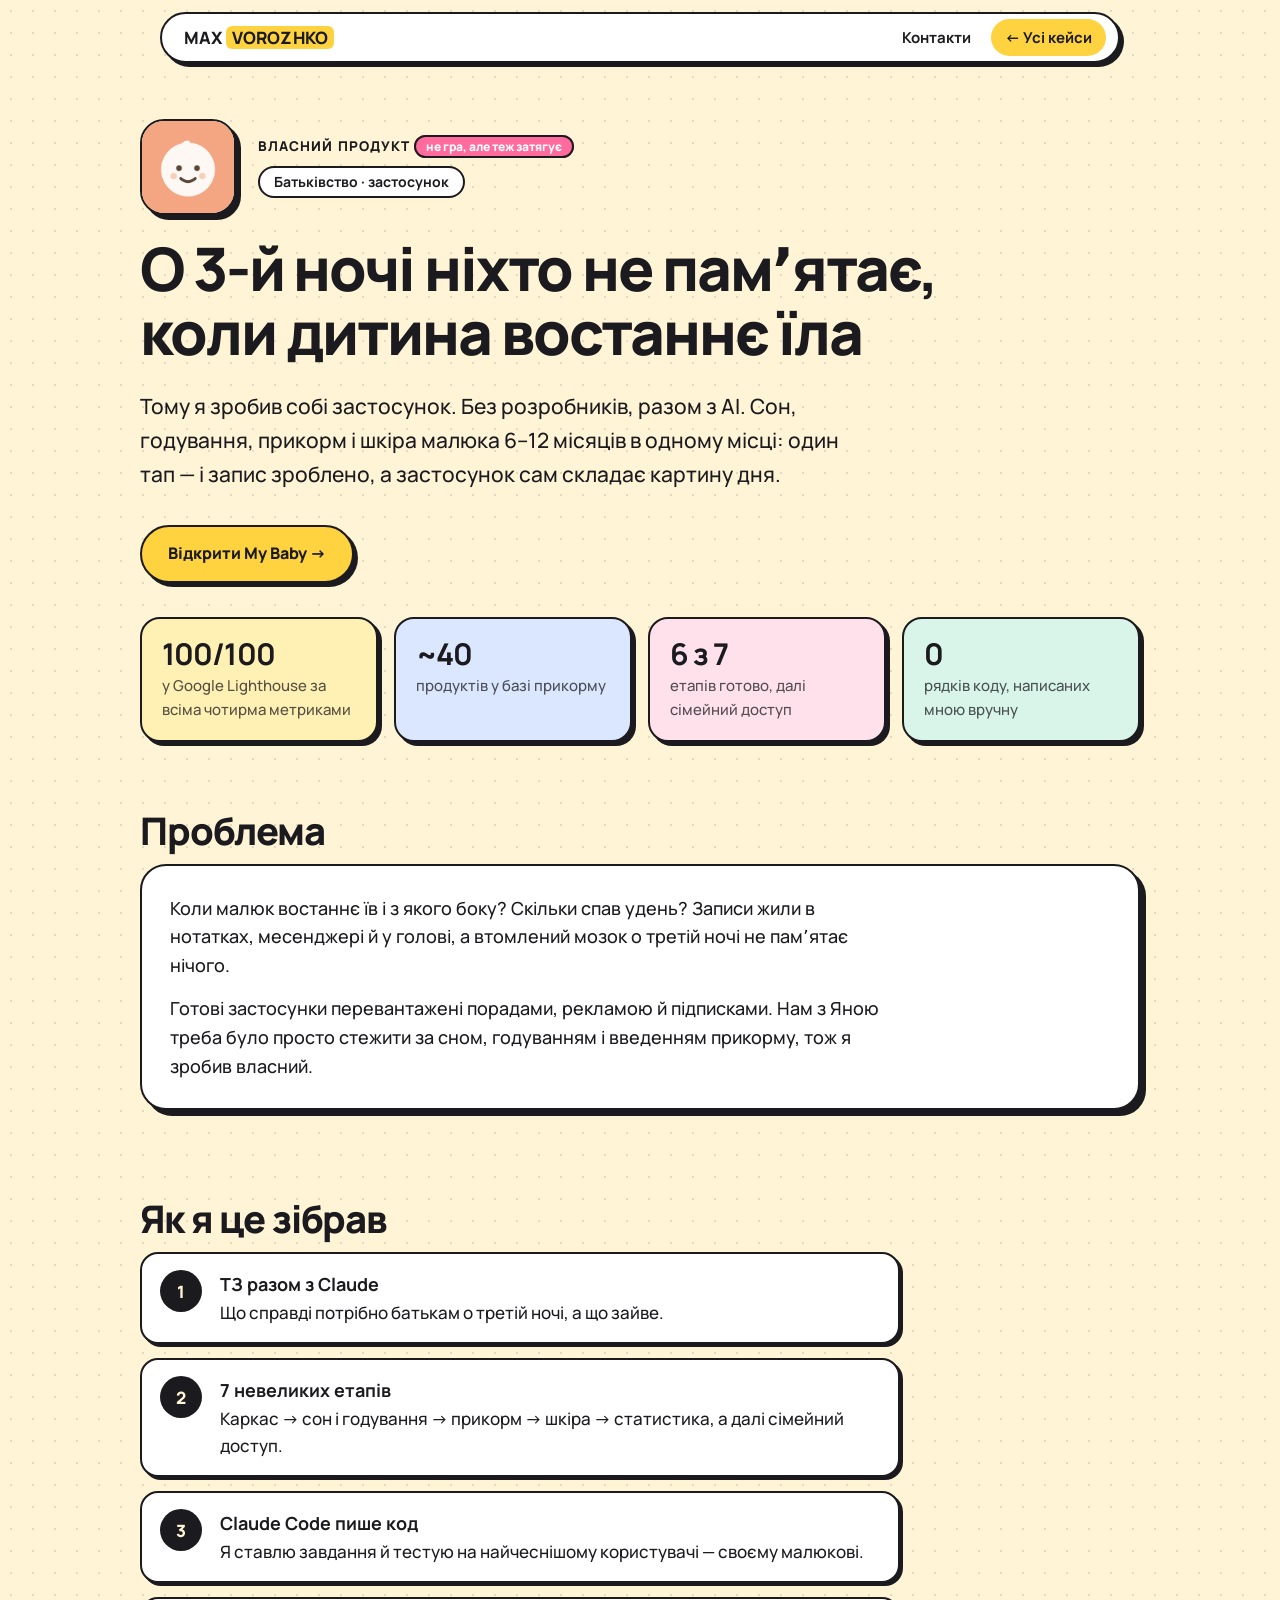
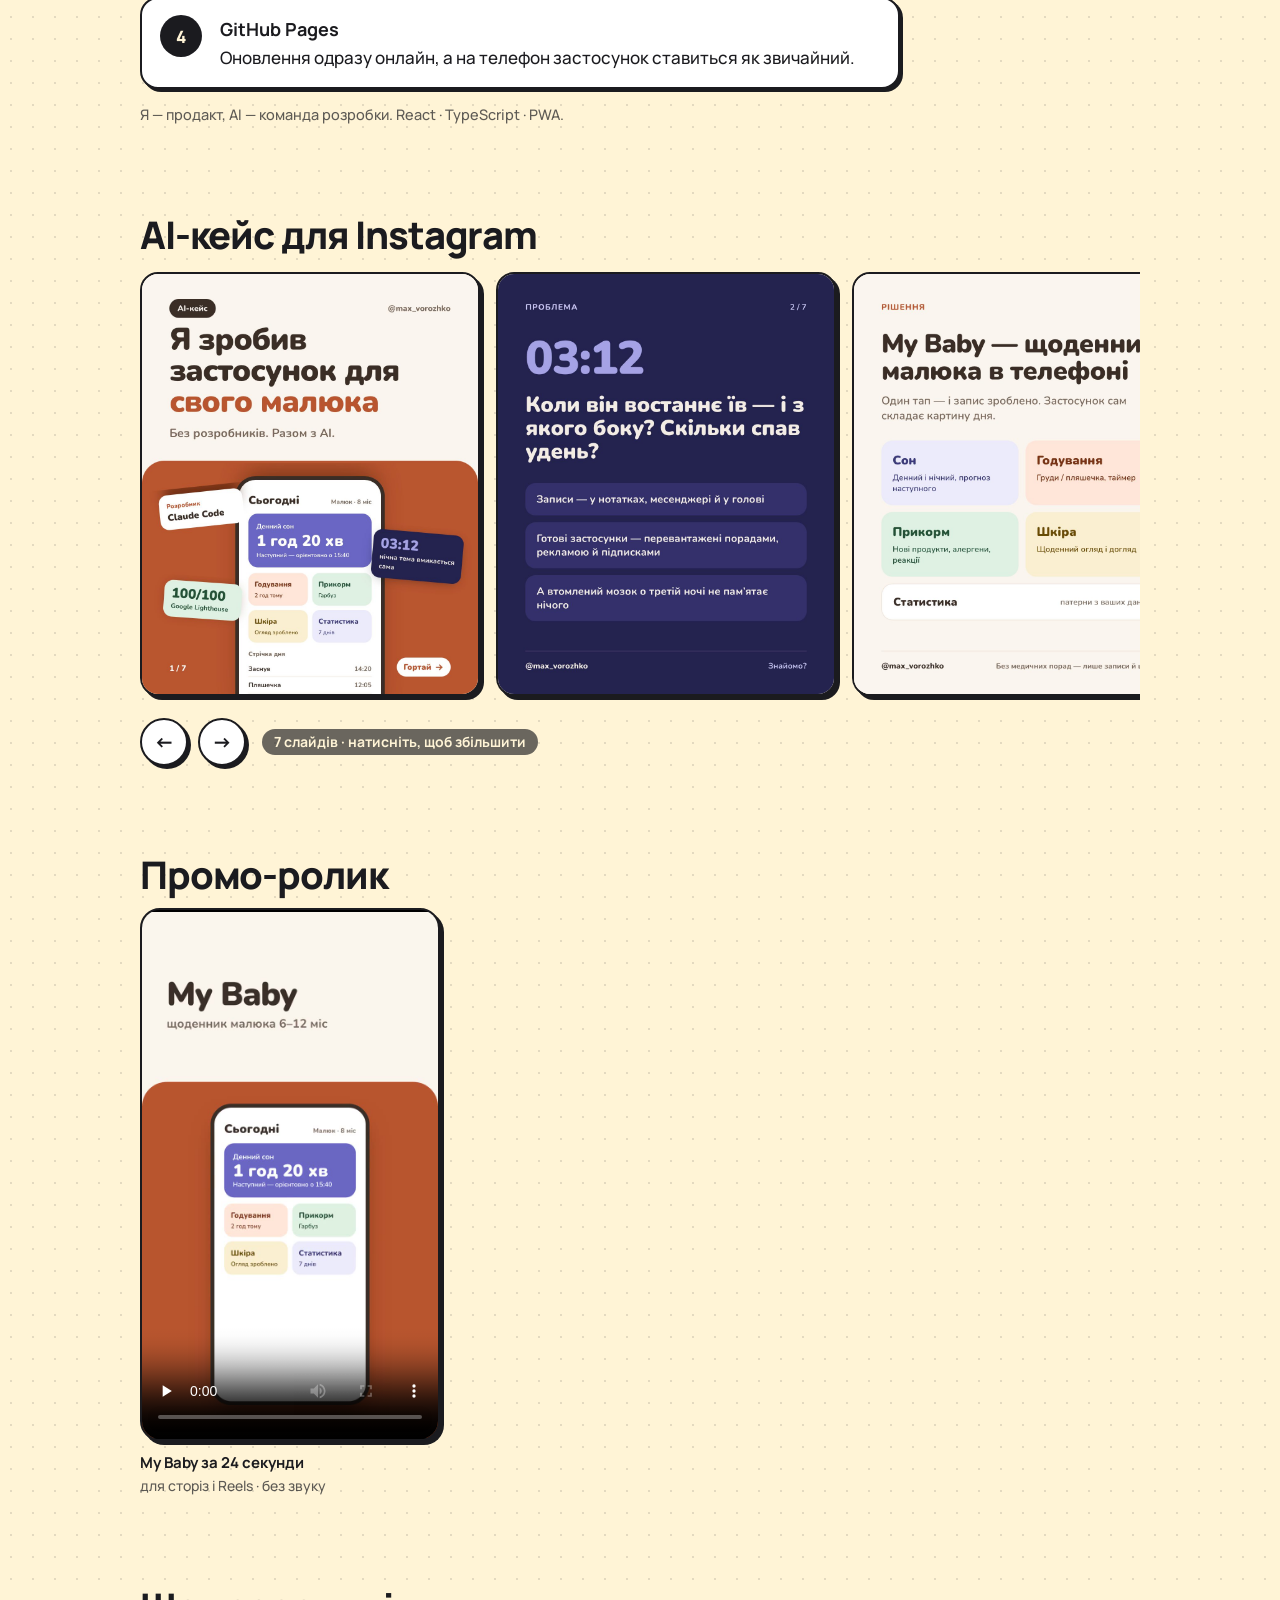
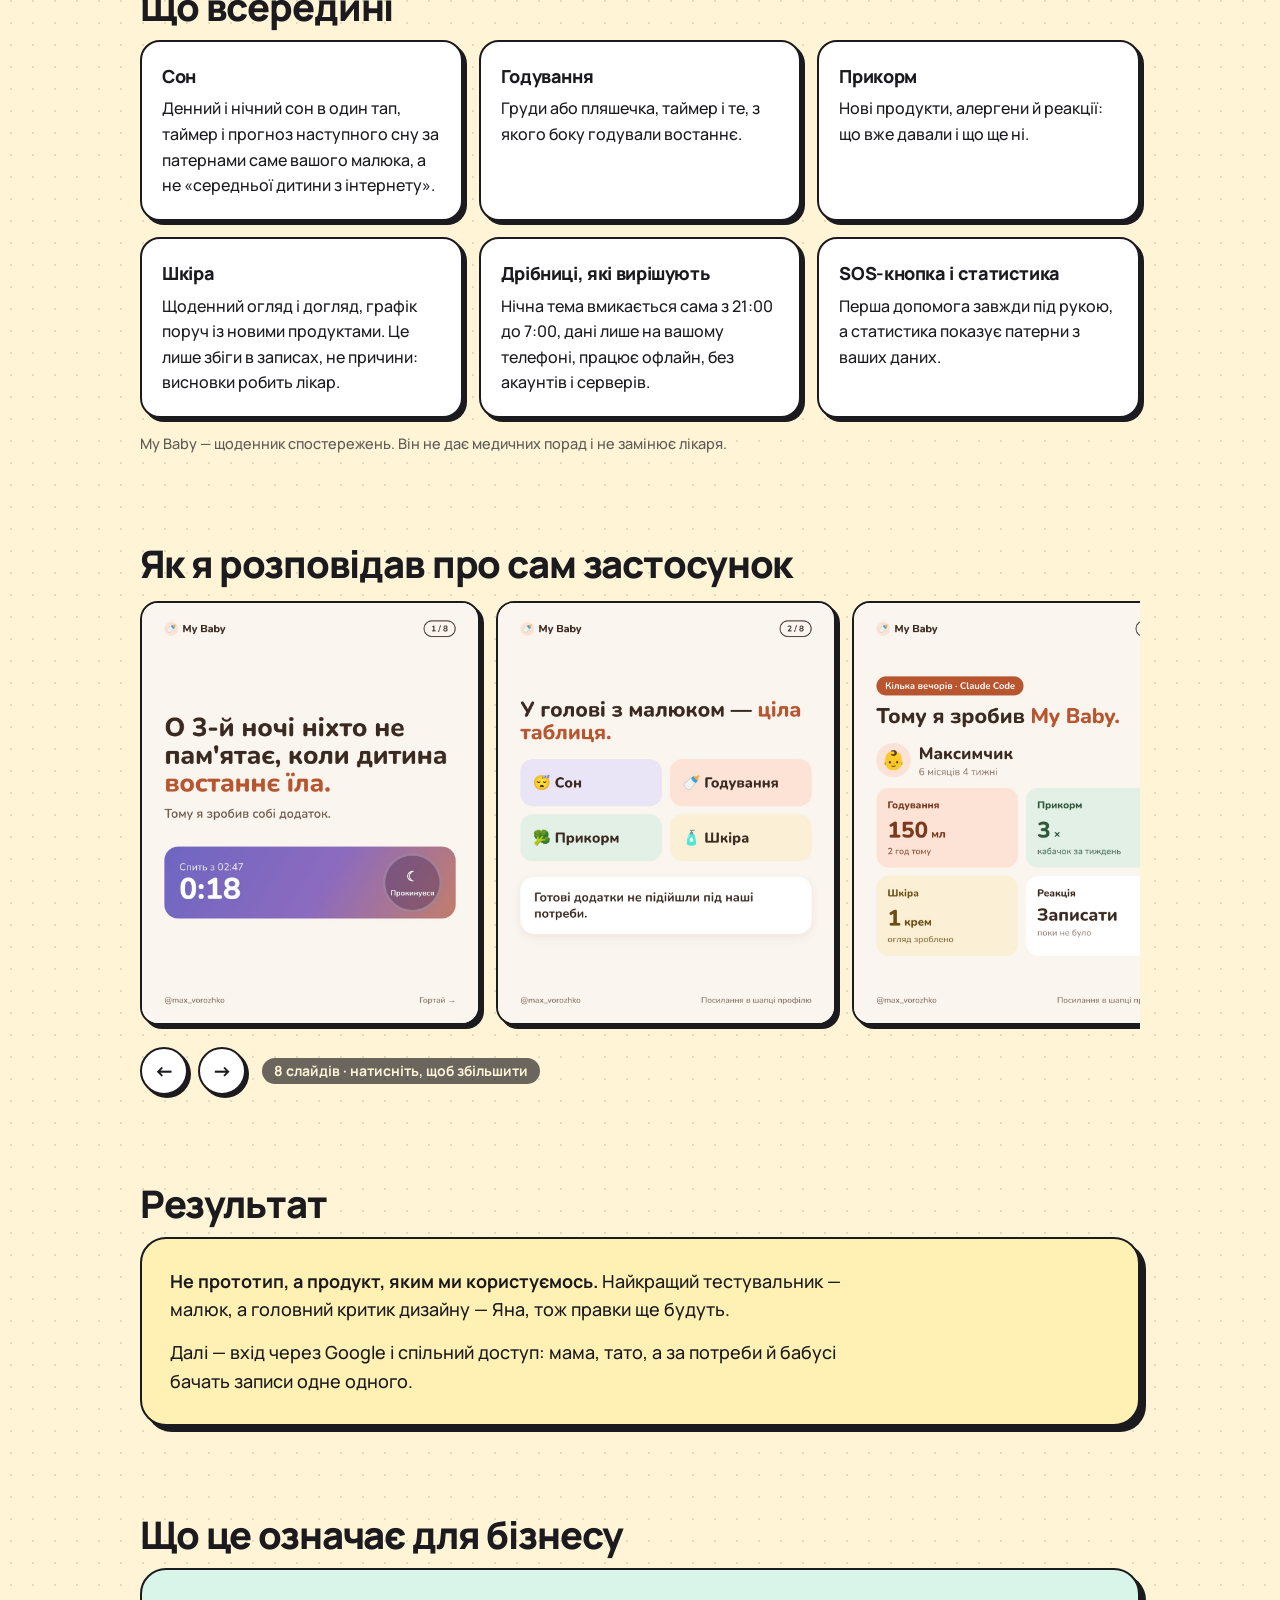
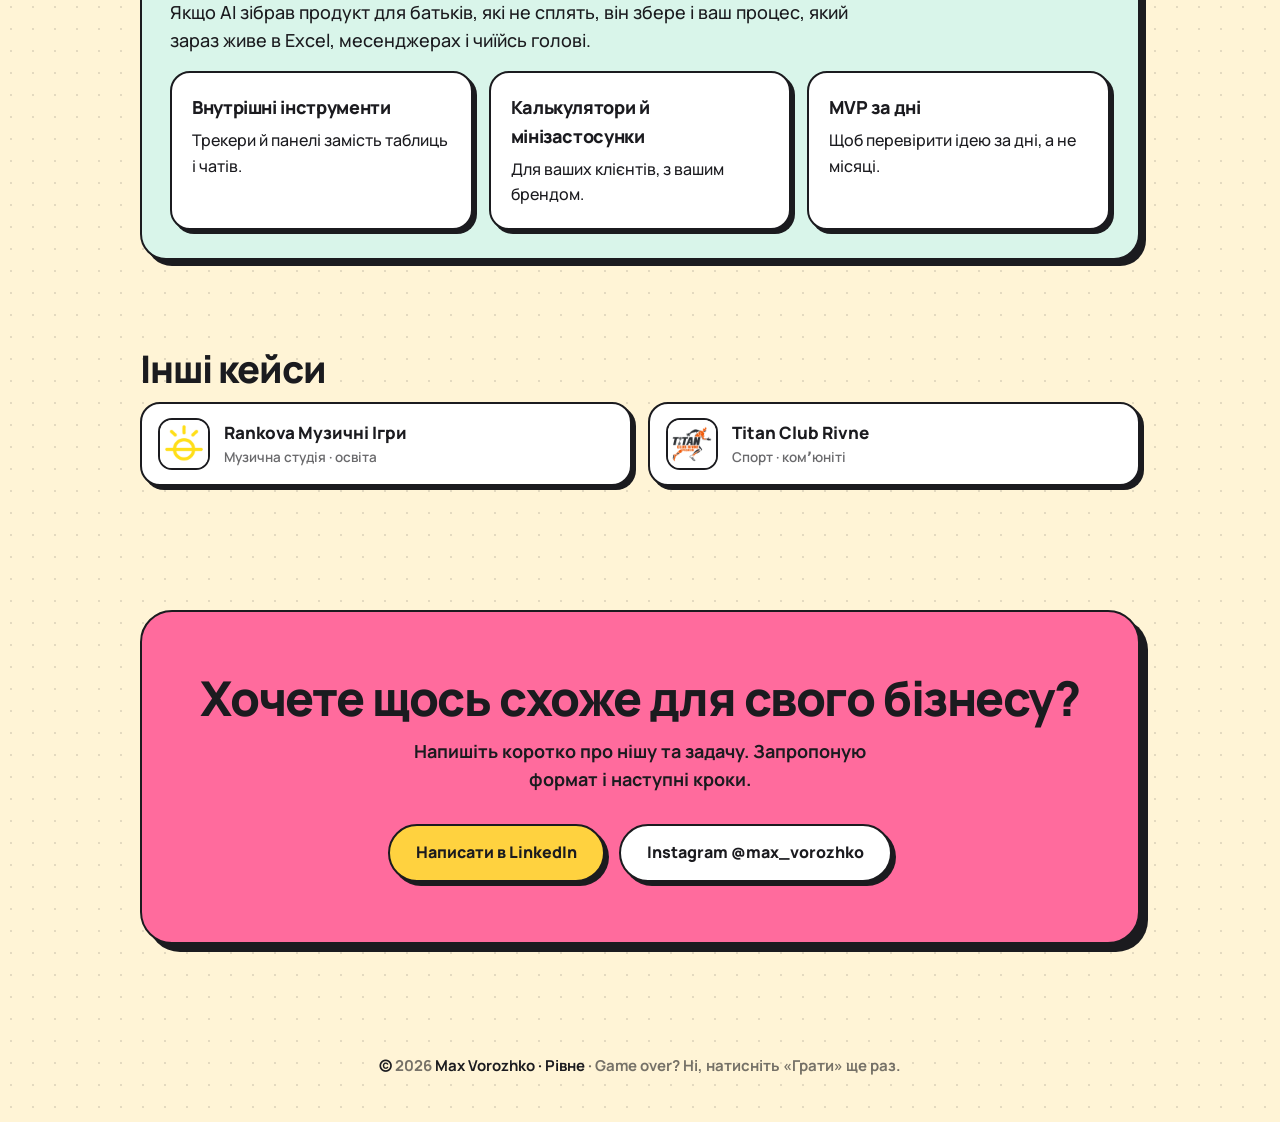
<file: cases/my-baby/index.html>
<!doctype html>
<html lang="uk">
<head>
<meta charset="utf-8">
<meta name="viewport" content="width=device-width, initial-scale=1">
<title>My Baby — кейс · Max Vorozhko</title>
<meta name="description" content="Мій власний застосунок для сну, годування, прикорму й шкіри малюка. Зібраний разом з AI: без розробників і без жодного рядка коду вручну.">
<meta property="og:title" content="My Baby — кейс · Max Vorozhko">
<meta property="og:description" content="Мій власний застосунок для сну, годування, прикорму й шкіри малюка. Зібраний разом з AI: без розробників і без жодного рядка коду вручну.">
<meta property="og:type" content="website">
<meta property="og:url" content="https://max-vorozhko.github.io/cases/my-baby/">
<meta name="theme-color" content="#fff4d6">

<link rel="icon" href="../../favicon.ico" sizes="48x48">
<link rel="icon" type="image/svg+xml" href="../../favicon.svg">
<link rel="icon" type="image/png" sizes="32x32" href="../../favicon-32.png">
<link rel="icon" type="image/png" sizes="192x192" href="../../icon-192.png">
<link rel="apple-touch-icon" href="../../apple-touch-icon.png">
<link rel="preconnect" href="https://fonts.googleapis.com">
<link rel="preconnect" href="https://fonts.gstatic.com" crossorigin>
<link href="https://fonts.googleapis.com/css2?family=Manrope:wght@500;700;800&display=swap" rel="stylesheet">
<link rel="stylesheet" href="../../css/site.css?v=6">
</head>
<body class="case-page">

<nav>
  <div class="bar">
    <a href="../../" class="logo" data-home data-ig-href="../../ig/">MAX <i>VOROZHKO</i></a>
    <ul>
      <li><a href="#contact">Контакти</a></li><li><a class="back" href="../../#cases" data-home data-ig-href="../../ig/#cases">← Усі кейси</a></li>
    </ul>
  </div>
</nav>

<header class="c-hero">
  <div class="wrap">
    <div class="top">
      <img class="app" src="../../icons/mybaby.png" alt="Іконка My Baby" width="96" height="96">
      <div class="kicker">Власний продукт <span class="badge">не гра, але теж затягує</span><br><span class="niche">Батьківство · застосунок</span></div>
    </div>
    <h1>О 3-й ночі ніхто не памʼятає, коли дитина востаннє їла</h1>
    <p class="lead">Тому я зробив собі застосунок. Без розробників, разом з AI. Сон, годування, прикорм і шкіра малюка 6–12 місяців в одному місці: один тап — і запис зроблено, а застосунок сам складає картину дня.</p>
    <div class="cta"><a class="btn y" href="https://max-vorozhko.github.io/My-baby/" target="_blank" rel="noopener">Відкрити My Baby →</a></div>
    <div class="facts"><div class="fact"><b>100/100</b><span>у Google Lighthouse за всіма чотирма метриками</span></div><div class="fact"><b>~40</b><span>продуктів у базі прикорму</span></div><div class="fact"><b>6 з 7</b><span>етапів готово, далі сімейний доступ</span></div><div class="fact"><b>0</b><span>рядків коду, написаних мною вручну</span></div></div>
  </div>
</header><section class="cs"><div class="wrap"><h2>Проблема</h2><div class="panel"><div class="prose">
<p>Коли малюк востаннє їв і з якого боку? Скільки спав удень? Записи жили в нотатках, месенджері й у голові, а втомлений мозок о третій ночі не памʼятає нічого.</p>
<p>Готові застосунки перевантажені порадами, рекламою й підписками. Нам з Яною треба було просто стежити за сном, годуванням і введенням прикорму, тож я зробив власний.</p>
</div></div></div></section><section class="cs"><div class="wrap"><h2>Як я це зібрав</h2><ol class="steps-line">
<li><div><b>ТЗ разом з Claude</b>Що справді потрібно батькам о третій ночі, а що зайве.</div></li>
<li><div><b>7 невеликих етапів</b>Каркас → сон і годування → прикорм → шкіра → статистика, а далі сімейний доступ.</div></li>
<li><div><b>Claude Code пише код</b>Я ставлю завдання й тестую на найчеснішому користувачі — своєму малюкові.</div></li>
<li><div><b>GitHub Pages</b>Оновлення одразу онлайн, а на телефон застосунок ставиться як звичайний.</div></li>
</ol>
<p class="note">Я — продакт, AI — команда розробки. React · TypeScript · PWA.</p></div></section><section class="cs"><div class="wrap"><h2>AI-кейс для Instagram</h2><div class="gallery"><div class="track"><figure><img src="../../media/mybaby/ai-1.jpg" alt="Слайд 1: AI-кейс. Я зробив застосунок для свого малюка без розробників, разом з AI" width="1080" height="1350" loading="lazy" decoding="async"></figure><figure><img src="../../media/mybaby/ai-2.jpg" alt="Слайд 2: Проблема — о 03:12 ніхто не памʼятає, коли малюк востаннє їв і скільки спав" width="1080" height="1350" loading="lazy" decoding="async"></figure><figure><img src="../../media/mybaby/ai-3.jpg" alt="Слайд 3: Рішення — My Baby, щоденник малюка в телефоні: сон, годування, прикорм, шкіра, статистика" width="1080" height="1350" loading="lazy" decoding="async"></figure><figure><img src="../../media/mybaby/ai-4.jpg" alt="Слайд 4: Як я це зібрав: я — продакт, AI — команда розробки" width="1080" height="1350" loading="lazy" decoding="async"></figure><figure><img src="../../media/mybaby/ai-5.jpg" alt="Слайд 5: Продукт роблять не фічі, а дрібниці: нічна тема, дані на телефоні, прогноз сну, SOS-кнопка" width="1080" height="1350" loading="lazy" decoding="async"></figure><figure><img src="../../media/mybaby/ai-6.jpg" alt="Слайд 6: Результат: 100 з 100 у Google Lighthouse, близько 40 продуктів у базі прикорму, 0 рядків коду вручну" width="1080" height="1350" loading="lazy" decoding="async"></figure><figure><img src="../../media/mybaby/ai-7.jpg" alt="Слайд 7: Що це означає для бізнесу: внутрішні інструменти, калькулятори, MVP за дні" width="1080" height="1350" loading="lazy" decoding="async"></figure></div><div class="g-nav"><button class="g-prev" type="button" aria-label="Назад">←</button><button class="g-next" type="button" aria-label="Далі">→</button><span class="count">7 слайдів · натисніть, щоб збільшити</span></div></div></div></section><section class="cs"><div class="wrap"><h2>Промо-ролик</h2><div class="videos">
<figure><video controls playsinline preload="none" poster="../../media/mybaby/promo.jpg"><source src="../../media/mybaby/promo.mp4" type="video/mp4"></video><figcaption>My Baby за 24 секунди<span>для сторіз і Reels · без звуку</span></figcaption></figure>
</div></div></section><section class="cs"><div class="wrap"><h2>Що всередині</h2><div class="feat">
  <div><h4>Сон</h4><p>Денний і нічний сон в один тап, таймер і прогноз наступного сну за патернами саме вашого малюка, а не «середньої дитини з інтернету».</p></div>
  <div><h4>Годування</h4><p>Груди або пляшечка, таймер і те, з якого боку годували востаннє.</p></div>
  <div><h4>Прикорм</h4><p>Нові продукти, алергени й реакції: що вже давали і що ще ні.</p></div>
  <div><h4>Шкіра</h4><p>Щоденний огляд і догляд, графік поруч із новими продуктами. Це лише збіги в записах, не причини: висновки робить лікар.</p></div>
  <div><h4>Дрібниці, які вирішують</h4><p>Нічна тема вмикається сама з 21:00 до 7:00, дані лише на вашому телефоні, працює офлайн, без акаунтів і серверів.</p></div>
  <div><h4>SOS-кнопка і статистика</h4><p>Перша допомога завжди під рукою, а статистика показує патерни з ваших даних.</p></div>
</div>
<p class="note">My Baby — щоденник спостережень. Він не дає медичних порад і не замінює лікаря.</p></div></section><section class="cs"><div class="wrap"><h2>Як я розповідав про сам застосунок</h2><div class="gallery"><div class="track"><figure><img src="../../media/mybaby/story-1.jpg" alt="Слайд 1: О 3-й ночі ніхто не памʼятає, коли дитина востаннє їла. Тому я зробив собі додаток" width="1080" height="1350" loading="lazy" decoding="async"></figure><figure><img src="../../media/mybaby/story-2.jpg" alt="Слайд 2: У голові з малюком — ціла таблиця: сон, годування, прикорм, шкіра" width="1080" height="1350" loading="lazy" decoding="async"></figure><figure><img src="../../media/mybaby/story-3.jpg" alt="Слайд 3: Тому я зробив My Baby за кілька вечорів у Claude Code" width="1080" height="1350" loading="lazy" decoding="async"></figure><figure><img src="../../media/mybaby/story-4.jpg" alt="Слайд 4: Сон — таймер і прогноз типового дня" width="1080" height="1350" loading="lazy" decoding="async"></figure><figure><img src="../../media/mybaby/story-5.jpg" alt="Слайд 5: Їжа — годування, прикорм і трекер алергенів" width="1080" height="1350" loading="lazy" decoding="async"></figure><figure><img src="../../media/mybaby/story-6.jpg" alt="Слайд 6: Шкіра — графік поруч із новими продуктами" width="1080" height="1350" loading="lazy" decoding="async"></figure><figure><img src="../../media/mybaby/story-7.jpg" alt="Слайд 7: Дані — тільки на телефоні. Головний критик дизайну — Яна" width="1080" height="1350" loading="lazy" decoding="async"></figure><figure><img src="../../media/mybaby/story-8.jpg" alt="Слайд 8: Далі — спільний доступ для мами, тата й бабусь" width="1080" height="1350" loading="lazy" decoding="async"></figure></div><div class="g-nav"><button class="g-prev" type="button" aria-label="Назад">←</button><button class="g-next" type="button" aria-label="Далі">→</button><span class="count">8 слайдів · натисніть, щоб збільшити</span></div></div></div></section><section class="cs"><div class="wrap"><h2>Результат</h2><div class="panel sun"><div class="prose">
<p><b>Не прототип, а продукт, яким ми користуємось.</b> Найкращий тестувальник — малюк, а головний критик дизайну — Яна, тож правки ще будуть.</p>
<p>Далі — вхід через Google і спільний доступ: мама, тато, а за потреби й бабусі бачать записи одне одного.</p>
</div></div></div></section><section class="cs"><div class="wrap"><h2>Що це означає для бізнесу</h2><div class="panel mint"><div class="prose">
<p>Якщо AI зібрав продукт для батьків, які не сплять, він збере і ваш процес, який зараз живе в Excel, месенджерах і чиїйсь голові.</p>
</div>
<div class="feat" style="margin-top:16px">
  <div><h4>Внутрішні інструменти</h4><p>Трекери й панелі замість таблиць і чатів.</p></div>
  <div><h4>Калькулятори й мінізастосунки</h4><p>Для ваших клієнтів, з вашим брендом.</p></div>
  <div><h4>MVP за дні</h4><p>Щоб перевірити ідею за дні, а не місяці.</p></div>
</div></div></div></section>
<section class="cs"><div class="wrap"><h2>Інші кейси</h2><div class="others"><a href="../../cases/rankova/"><img src="../../icons/rankova.png" alt="" width="52" height="52"><span>Rankova Музичні Ігри<small>Музична студія · освіта</small></span></a><a href="../../cases/titan/"><img src="../../icons/titan.png" alt="" width="52" height="52"><span>Titan Club Rivne<small>Спорт · комʼюніті</small></span></a></div></div></section>
<section id="contact">
  <div class="wrap">
    <div class="contact">
      <h2>Хочете щось схоже для свого бізнесу?</h2>
      <p>Напишіть коротко про нішу та задачу. Запропоную формат і наступні кроки.</p>
      <div class="cta">
        <a class="btn y" href="https://www.linkedin.com/in/max-vorozhko/" target="_blank" rel="noopener">Написати в LinkedIn</a>
        <a class="btn" href="https://www.instagram.com/max_vorozhko/" target="_blank" rel="noopener">Instagram @max_vorozhko</a>
      </div>
    </div>
  </div>
</section>

<footer>
  <div class="wrap">© <span id="y">2026</span> Max Vorozhko · Рівне <span>· Game over? Ні, натисніть «Грати» ще раз.</span></div>
</footer>
<dialog class="lb" aria-label="Перегляд слайда"><div class="lb-in"><img alt=""><button class="x" type="button" aria-label="Закрити">✕</button><button class="pv" type="button" aria-label="Попередній">←</button><button class="nx" type="button" aria-label="Наступний">→</button><div class="cap"></div></div></dialog>
<script>document.getElementById('y').textContent = new Date().getFullYear();</script>
<script src="../../js/site.js?v=6"></script>
</body>
</html>
</file>
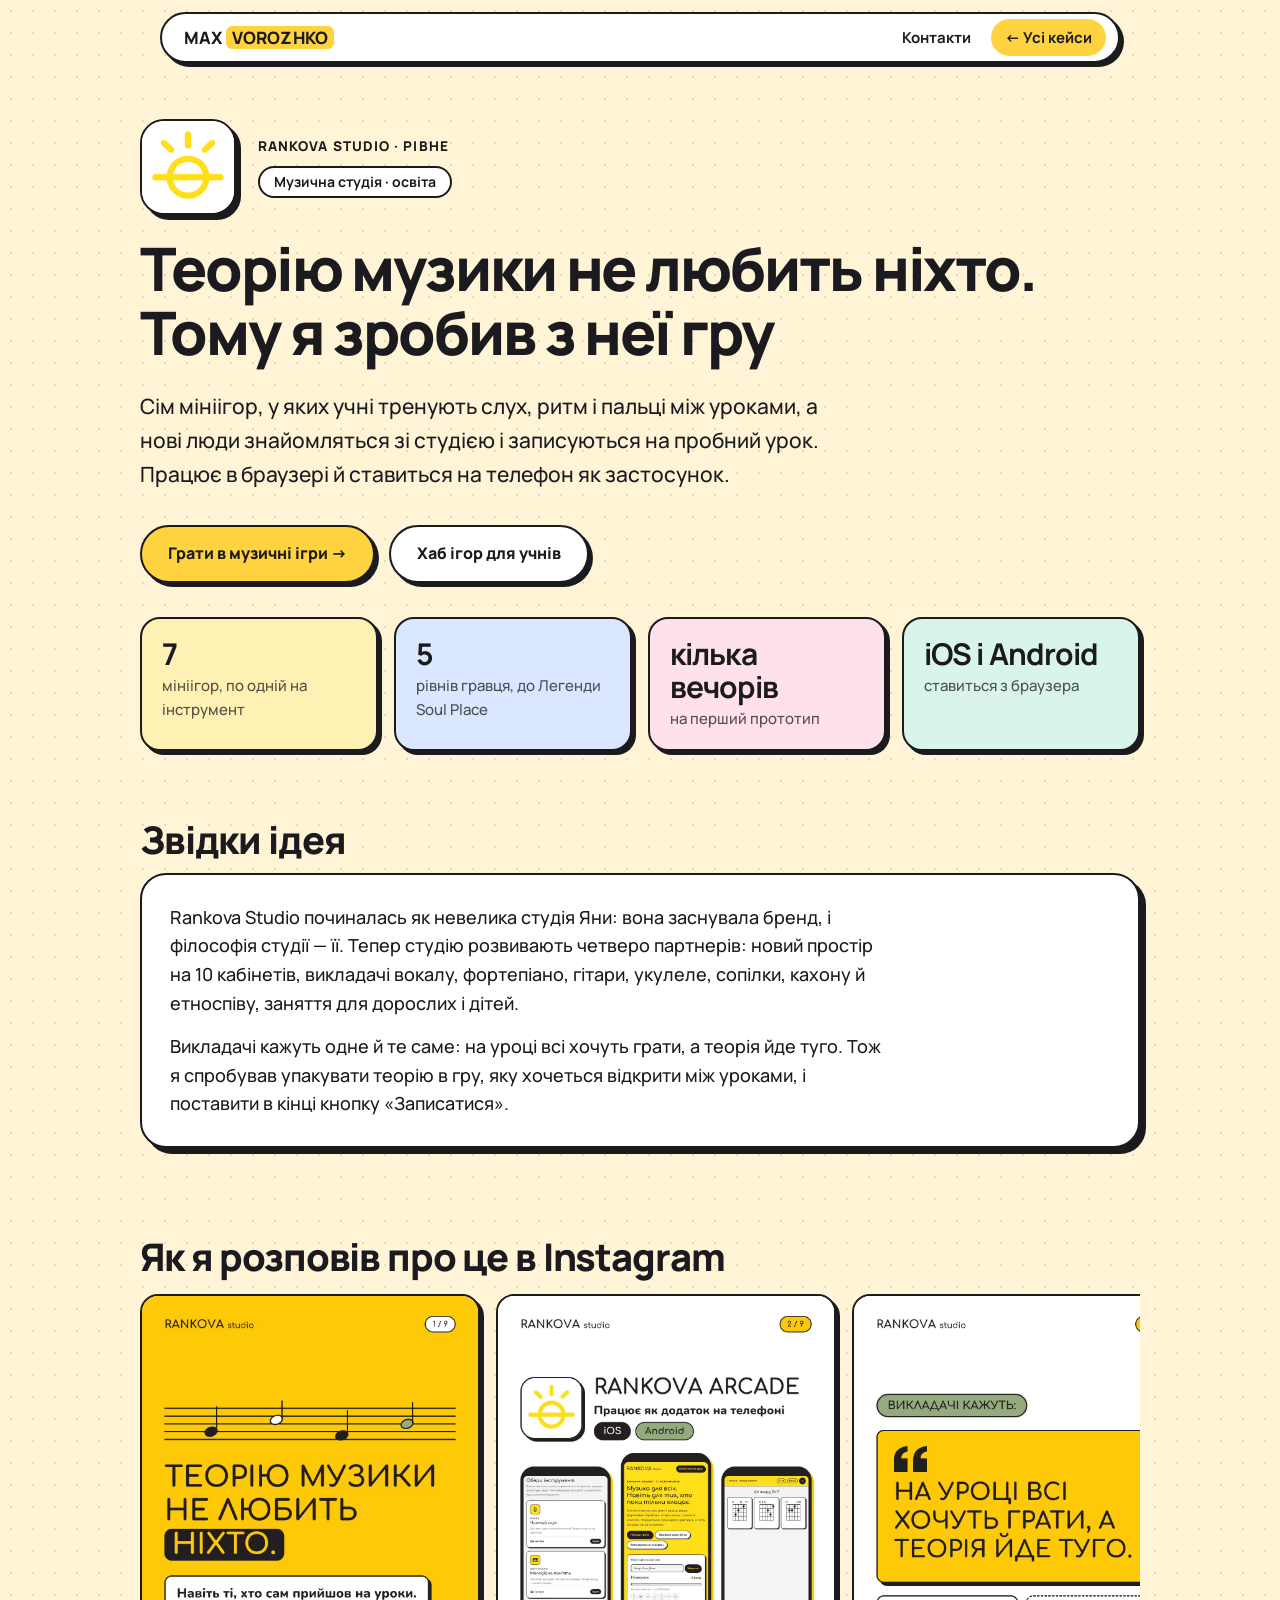
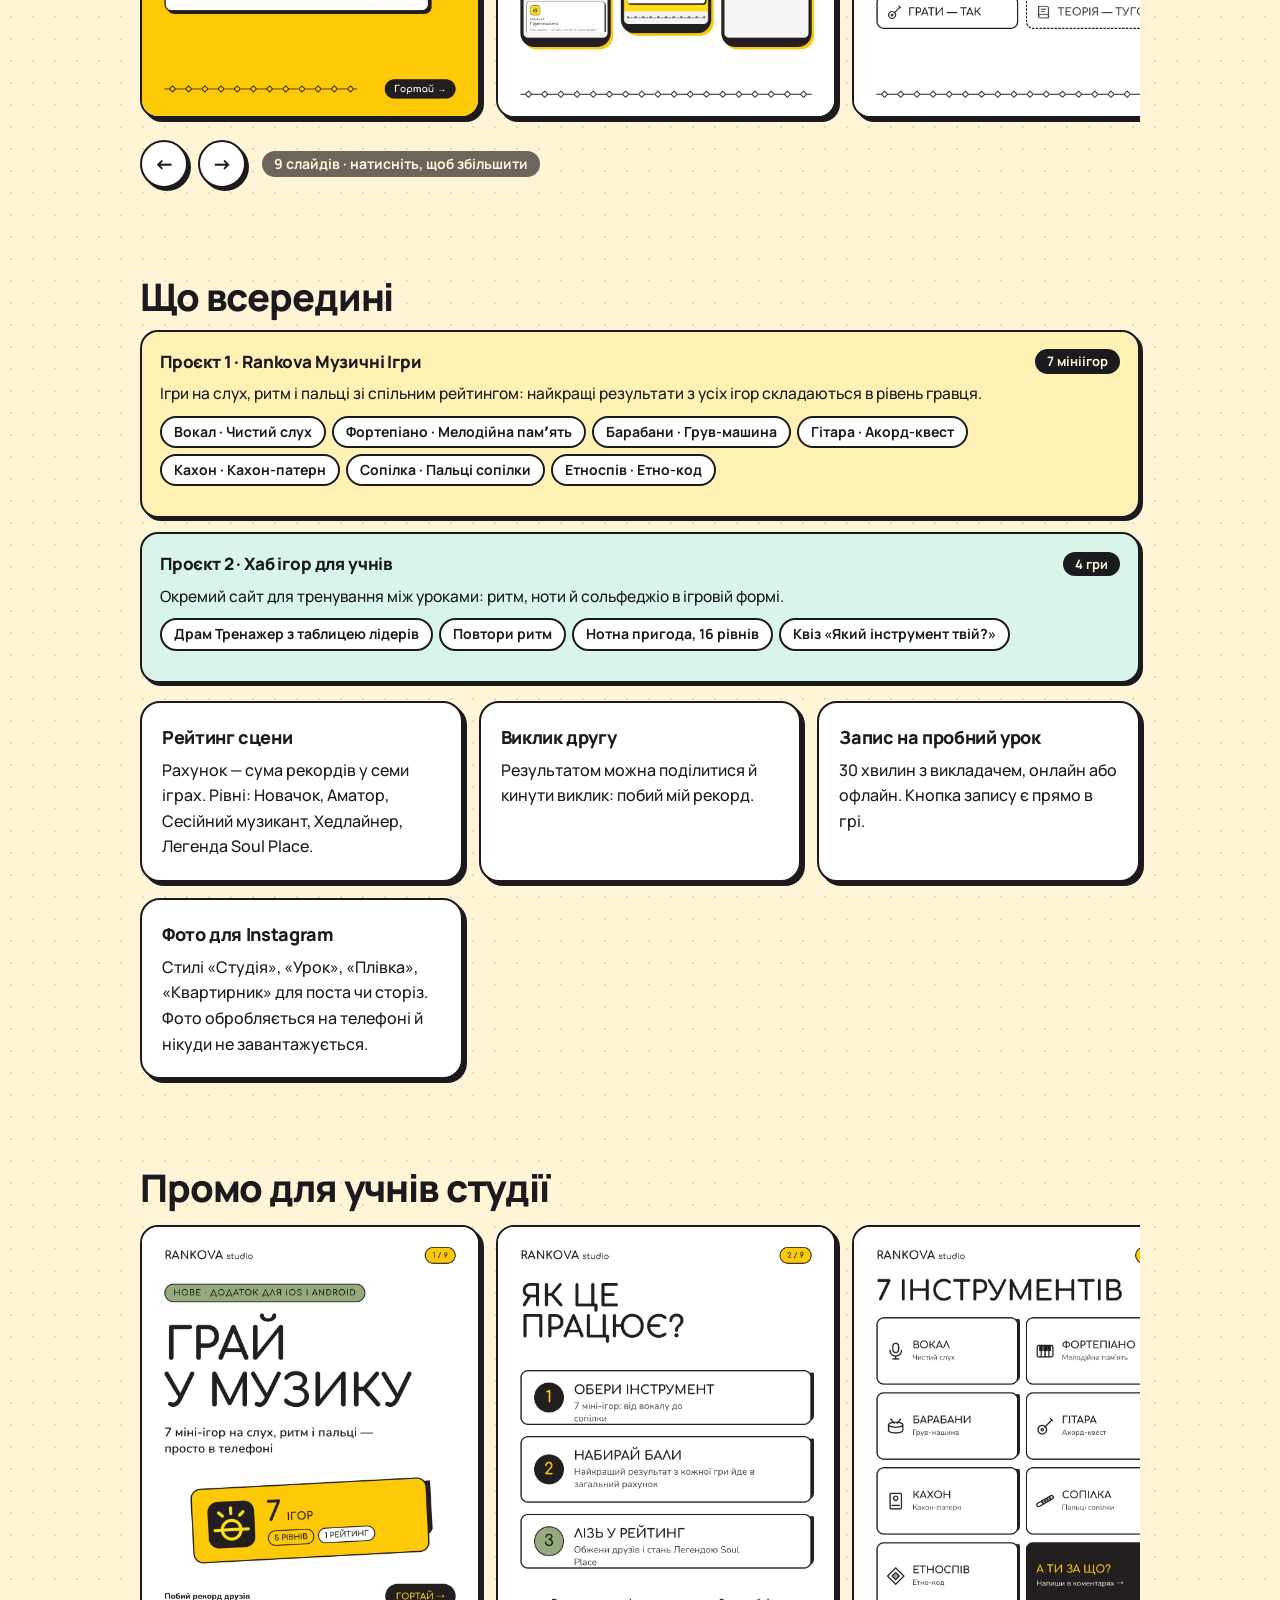
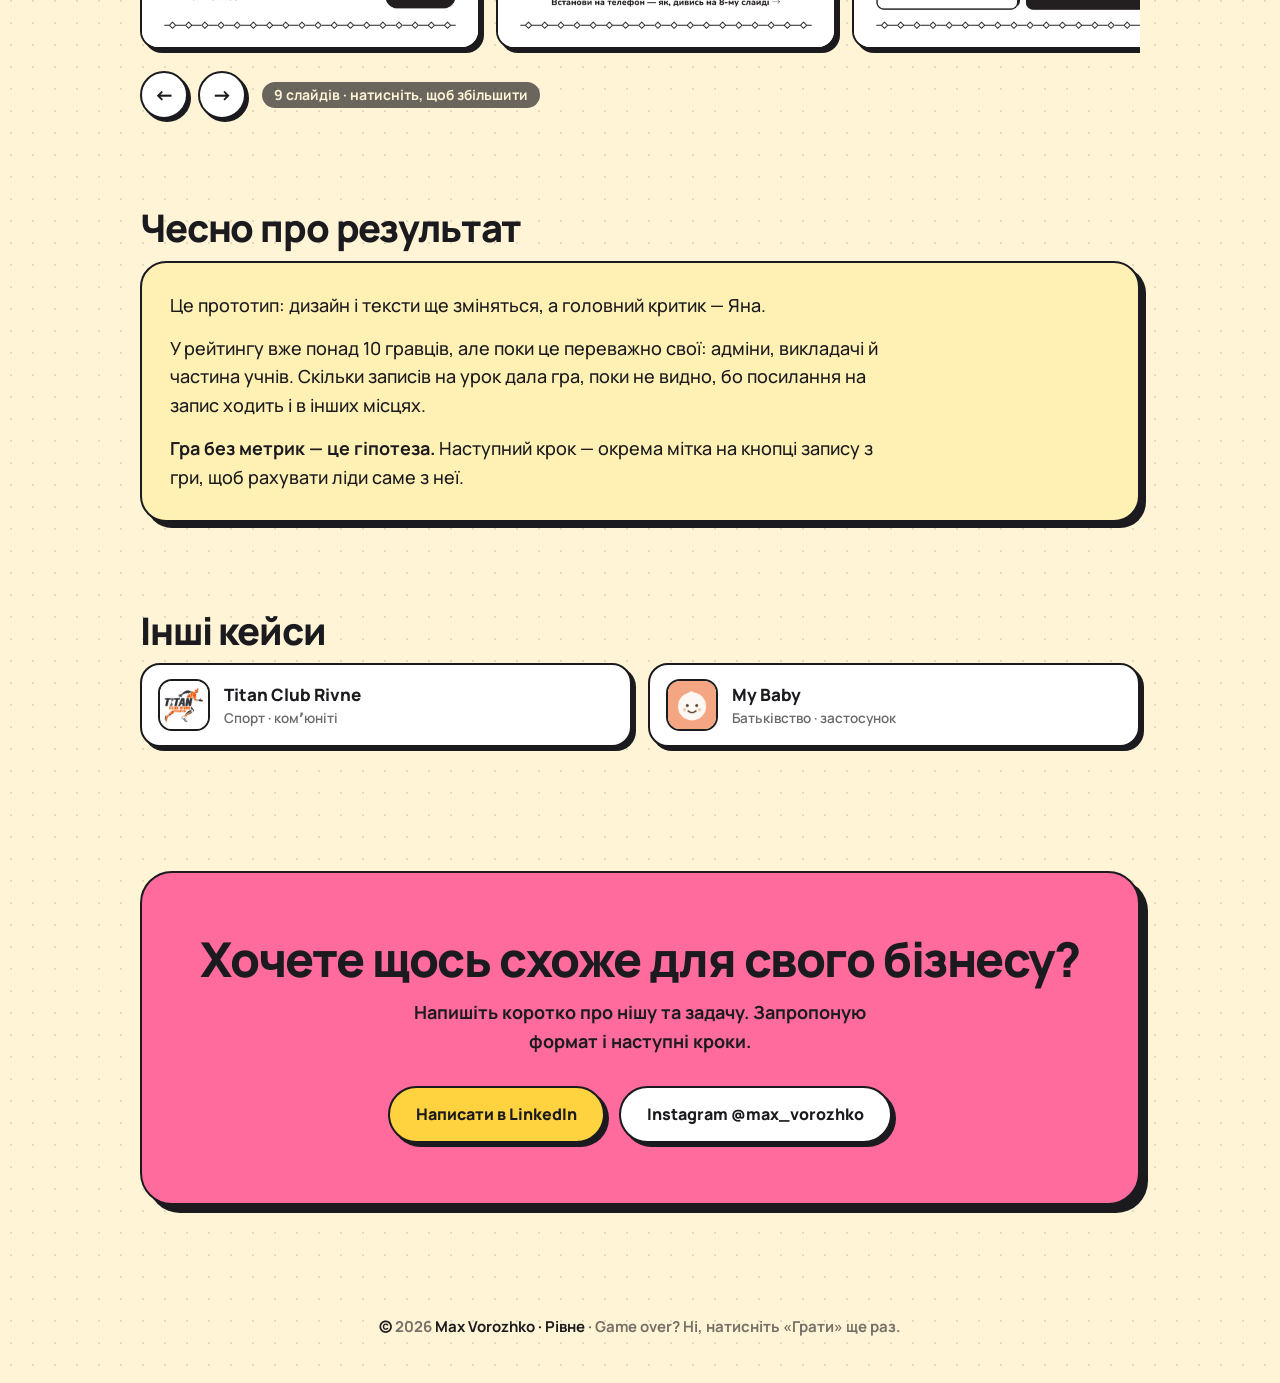
<file: cases/rankova/index.html>
<!doctype html>
<html lang="uk">
<head>
<meta charset="utf-8">
<meta name="viewport" content="width=device-width, initial-scale=1">
<title>Rankova Музичні Ігри — кейс · Max Vorozhko</title>
<meta name="description" content="Сім мініігор і хаб для учнів музичної студії: тренування слуху й ритму між уроками та запис на пробний урок просто з гри.">
<meta property="og:title" content="Rankova Музичні Ігри — кейс · Max Vorozhko">
<meta property="og:description" content="Сім мініігор і хаб для учнів музичної студії: тренування слуху й ритму між уроками та запис на пробний урок просто з гри.">
<meta property="og:type" content="website">
<meta property="og:url" content="https://max-vorozhko.github.io/cases/rankova/">
<meta name="theme-color" content="#fff4d6">

<link rel="icon" href="../../favicon.ico" sizes="48x48">
<link rel="icon" type="image/svg+xml" href="../../favicon.svg">
<link rel="icon" type="image/png" sizes="32x32" href="../../favicon-32.png">
<link rel="icon" type="image/png" sizes="192x192" href="../../icon-192.png">
<link rel="apple-touch-icon" href="../../apple-touch-icon.png">
<link rel="preconnect" href="https://fonts.googleapis.com">
<link rel="preconnect" href="https://fonts.gstatic.com" crossorigin>
<link href="https://fonts.googleapis.com/css2?family=Manrope:wght@500;700;800&display=swap" rel="stylesheet">
<link rel="stylesheet" href="../../css/site.css?v=6">
</head>
<body class="case-page">

<nav>
  <div class="bar">
    <a href="../../" class="logo" data-home data-ig-href="../../ig/">MAX <i>VOROZHKO</i></a>
    <ul>
      <li><a href="#contact">Контакти</a></li><li><a class="back" href="../../#cases" data-home data-ig-href="../../ig/#cases">← Усі кейси</a></li>
    </ul>
  </div>
</nav>

<header class="c-hero">
  <div class="wrap">
    <div class="top">
      <img class="app" src="../../icons/rankova.png" alt="Іконка Rankova Музичні Ігри" width="96" height="96">
      <div class="kicker">Rankova Studio · Рівне<br><span class="niche">Музична студія · освіта</span></div>
    </div>
    <h1>Теорію музики не любить ніхто. Тому я зробив з неї гру</h1>
    <p class="lead">Сім мініігор, у яких учні тренують слух, ритм і пальці між уроками, а нові люди знайомляться зі студією і записуються на пробний урок. Працює в браузері й ставиться на телефон як застосунок.</p>
    <div class="cta"><a class="btn y" href="https://max-vorozhko.github.io/rankova-arcade/" target="_blank" rel="noopener">Грати в музичні ігри →</a><a class="btn" href="https://max-vorozhko.github.io/rankova_usefull/" target="_blank" rel="noopener">Хаб ігор для учнів</a></div>
    <div class="facts"><div class="fact"><b>7</b><span>мініігор, по одній на інструмент</span></div><div class="fact"><b>5</b><span>рівнів гравця, до Легенди Soul Place</span></div><div class="fact"><b>кілька вечорів</b><span>на перший прототип</span></div><div class="fact"><b>iOS і Android</b><span>ставиться з браузера</span></div></div>
  </div>
</header><section class="cs"><div class="wrap"><h2>Звідки ідея</h2><div class="panel"><div class="prose">
<p>Rankova Studio починалась як невелика студія Яни: вона заснувала бренд, і філософія студії — її. Тепер студію розвивають четверо партнерів: новий простір на 10 кабінетів, викладачі вокалу, фортепіано, гітари, укулеле, сопілки, кахону й етноспіву, заняття для дорослих і дітей.</p>
<p>Викладачі кажуть одне й те саме: на уроці всі хочуть грати, а теорія йде туго. Тож я спробував упакувати теорію в гру, яку хочеться відкрити між уроками, і поставити в кінці кнопку «Записатися».</p>
</div></div></div></section><section class="cs"><div class="wrap"><h2>Як я розповів про це в Instagram</h2><div class="gallery"><div class="track"><figure><img src="../../media/rankova/story-1.jpg" alt="Слайд 1: Теорію музики не любить ніхто. Навіть ті, хто сам прийшов на уроки" width="1080" height="1350" loading="lazy" decoding="async"></figure><figure><img src="../../media/rankova/story-2.jpg" alt="Слайд 2: Rankova Arcade працює як застосунок на телефоні, iOS і Android" width="1080" height="1350" loading="lazy" decoding="async"></figure><figure><img src="../../media/rankova/story-3.jpg" alt="Слайд 3: Викладачі кажуть: на уроці всі хочуть грати, а теорія йде туго" width="1080" height="1350" loading="lazy" decoding="async"></figure><figure><img src="../../media/rankova/story-4.jpg" alt="Слайд 4: Тому я зробив Rankova Arcade: 7 мініігор, по одній на інструмент" width="1080" height="1350" loading="lazy" decoding="async"></figure><figure><img src="../../media/rankova/story-5.jpg" alt="Слайд 5: Рівні від Новачка до Легенди Soul Place" width="1080" height="1350" loading="lazy" decoding="async"></figure><figure><img src="../../media/rankova/story-6.jpg" alt="Слайд 6: Просто з гри: рейтинг сцени, виклик другу, запис на пробний урок 30 хв" width="1080" height="1350" loading="lazy" decoding="async"></figure><figure><img src="../../media/rankova/story-7.jpg" alt="Слайд 7: Головний критик — Яна. Дизайн і тексти ще зміняться: це прототип" width="1080" height="1350" loading="lazy" decoding="async"></figure><figure><img src="../../media/rankova/story-8.jpg" alt="Слайд 8: Що я зрозумів: гра без метрик — це гіпотеза" width="1080" height="1350" loading="lazy" decoding="async"></figure><figure><img src="../../media/rankova/story-9.jpg" alt="Слайд 9: Скільки часу зайняло? Кілька вечорів" width="1080" height="1350" loading="lazy" decoding="async"></figure></div><div class="g-nav"><button class="g-prev" type="button" aria-label="Назад">←</button><button class="g-next" type="button" aria-label="Далі">→</button><span class="count">9 слайдів · натисніть, щоб збільшити</span></div></div></div></section><section class="cs"><div class="wrap"><h2>Що всередині</h2><div class="sets">
  <div class="set s-arcade">
    <div class="set-head"><span class="set-title">Проєкт 1 · Rankova Музичні Ігри</span><span class="count">7 мініігор</span></div>
    <p>Ігри на слух, ритм і пальці зі спільним рейтингом: найкращі результати з усіх ігор складаються в рівень гравця.</p>
    <div class="chips"><span>Вокал · Чистий слух</span><span>Фортепіано · Мелодійна памʼять</span><span>Барабани · Грув-машина</span><span>Гітара · Акорд-квест</span><span>Кахон · Кахон-патерн</span><span>Сопілка · Пальці сопілки</span><span>Етноспів · Етно-код</span></div>
  </div>
  <div class="set s-hub">
    <div class="set-head"><span class="set-title">Проєкт 2 · Хаб ігор для учнів</span><span class="count">4 гри</span></div>
    <p>Окремий сайт для тренування між уроками: ритм, ноти й сольфеджіо в ігровій формі.</p>
    <div class="chips"><span>Драм Тренажер з таблицею лідерів</span><span>Повтори ритм</span><span>Нотна пригода, 16 рівнів</span><span>Квіз «Який інструмент твій?»</span></div>
  </div>
</div>
<div class="feat" style="margin-top:18px">
  <div><h4>Рейтинг сцени</h4><p>Рахунок — сума рекордів у семи іграх. Рівні: Новачок, Аматор, Сесійний музикант, Хедлайнер, Легенда Soul Place.</p></div>
  <div><h4>Виклик другу</h4><p>Результатом можна поділитися й кинути виклик: побий мій рекорд.</p></div>
  <div><h4>Запис на пробний урок</h4><p>30 хвилин з викладачем, онлайн або офлайн. Кнопка запису є прямо в грі.</p></div>
  <div><h4>Фото для Instagram</h4><p>Стилі «Студія», «Урок», «Плівка», «Квартирник» для поста чи сторіз. Фото обробляється на телефоні й нікуди не завантажується.</p></div>
</div></div></section><section class="cs"><div class="wrap"><h2>Промо для учнів студії</h2><div class="gallery"><div class="track"><figure><img src="../../media/rankova/promo-1.jpg" alt="Слайд 1: Грай у музику — 7 мініігор на слух, ритм і пальці" width="1080" height="1350" loading="lazy" decoding="async"></figure><figure><img src="../../media/rankova/promo-2.jpg" alt="Слайд 2: Як це працює: обери інструмент, набирай бали, лізь у рейтинг" width="1080" height="1350" loading="lazy" decoding="async"></figure><figure><img src="../../media/rankova/promo-3.jpg" alt="Слайд 3: 7 інструментів, від вокалу до етноспіву" width="1080" height="1350" loading="lazy" decoding="async"></figure><figure><img src="../../media/rankova/promo-4.jpg" alt="Слайд 4: Слух — вокал, фортепіано, гітара" width="1080" height="1350" loading="lazy" decoding="async"></figure><figure><img src="../../media/rankova/promo-5.jpg" alt="Слайд 5: Ритм — барабани і кахон" width="1080" height="1350" loading="lazy" decoding="async"></figure><figure><img src="../../media/rankova/promo-6.jpg" alt="Слайд 6: Пальці й коріння — сопілка і етноспів" width="1080" height="1350" loading="lazy" decoding="async"></figure><figure><img src="../../media/rankova/promo-7.jpg" alt="Слайд 7: Від Новачка до Легенди: рахунок — сума рекордів у семи іграх" width="1080" height="1350" loading="lazy" decoding="async"></figure><figure><img src="../../media/rankova/promo-8.jpg" alt="Слайд 8: Як встановити на телефон, iPhone і Android" width="1080" height="1350" loading="lazy" decoding="async"></figure><figure><img src="../../media/rankova/promo-9.jpg" alt="Слайд 9: Набрав бали? Час на справжній інструмент — пробний урок 30 хв" width="1080" height="1350" loading="lazy" decoding="async"></figure></div><div class="g-nav"><button class="g-prev" type="button" aria-label="Назад">←</button><button class="g-next" type="button" aria-label="Далі">→</button><span class="count">9 слайдів · натисніть, щоб збільшити</span></div></div></div></section><section class="cs"><div class="wrap"><h2>Чесно про результат</h2><div class="panel sun"><div class="prose">
<p>Це прототип: дизайн і тексти ще зміняться, а головний критик — Яна.</p>
<p>У рейтингу вже понад 10 гравців, але поки це переважно свої: адміни, викладачі й частина учнів. Скільки записів на урок дала гра, поки не видно, бо посилання на запис ходить і в інших місцях.</p>
<p><b>Гра без метрик — це гіпотеза.</b> Наступний крок — окрема мітка на кнопці запису з гри, щоб рахувати ліди саме з неї.</p>
</div></div></div></section>
<section class="cs"><div class="wrap"><h2>Інші кейси</h2><div class="others"><a href="../../cases/titan/"><img src="../../icons/titan.png" alt="" width="52" height="52"><span>Titan Club Rivne<small>Спорт · комʼюніті</small></span></a><a href="../../cases/my-baby/"><img src="../../icons/mybaby.png" alt="" width="52" height="52"><span>My Baby<small>Батьківство · застосунок</small></span></a></div></div></section>
<section id="contact">
  <div class="wrap">
    <div class="contact">
      <h2>Хочете щось схоже для свого бізнесу?</h2>
      <p>Напишіть коротко про нішу та задачу. Запропоную формат і наступні кроки.</p>
      <div class="cta">
        <a class="btn y" href="https://www.linkedin.com/in/max-vorozhko/" target="_blank" rel="noopener">Написати в LinkedIn</a>
        <a class="btn" href="https://www.instagram.com/max_vorozhko/" target="_blank" rel="noopener">Instagram @max_vorozhko</a>
      </div>
    </div>
  </div>
</section>

<footer>
  <div class="wrap">© <span id="y">2026</span> Max Vorozhko · Рівне <span>· Game over? Ні, натисніть «Грати» ще раз.</span></div>
</footer>
<dialog class="lb" aria-label="Перегляд слайда"><div class="lb-in"><img alt=""><button class="x" type="button" aria-label="Закрити">✕</button><button class="pv" type="button" aria-label="Попередній">←</button><button class="nx" type="button" aria-label="Наступний">→</button><div class="cap"></div></div></dialog>
<script>document.getElementById('y').textContent = new Date().getFullYear();</script>
<script src="../../js/site.js?v=6"></script>
</body>
</html>
</file>
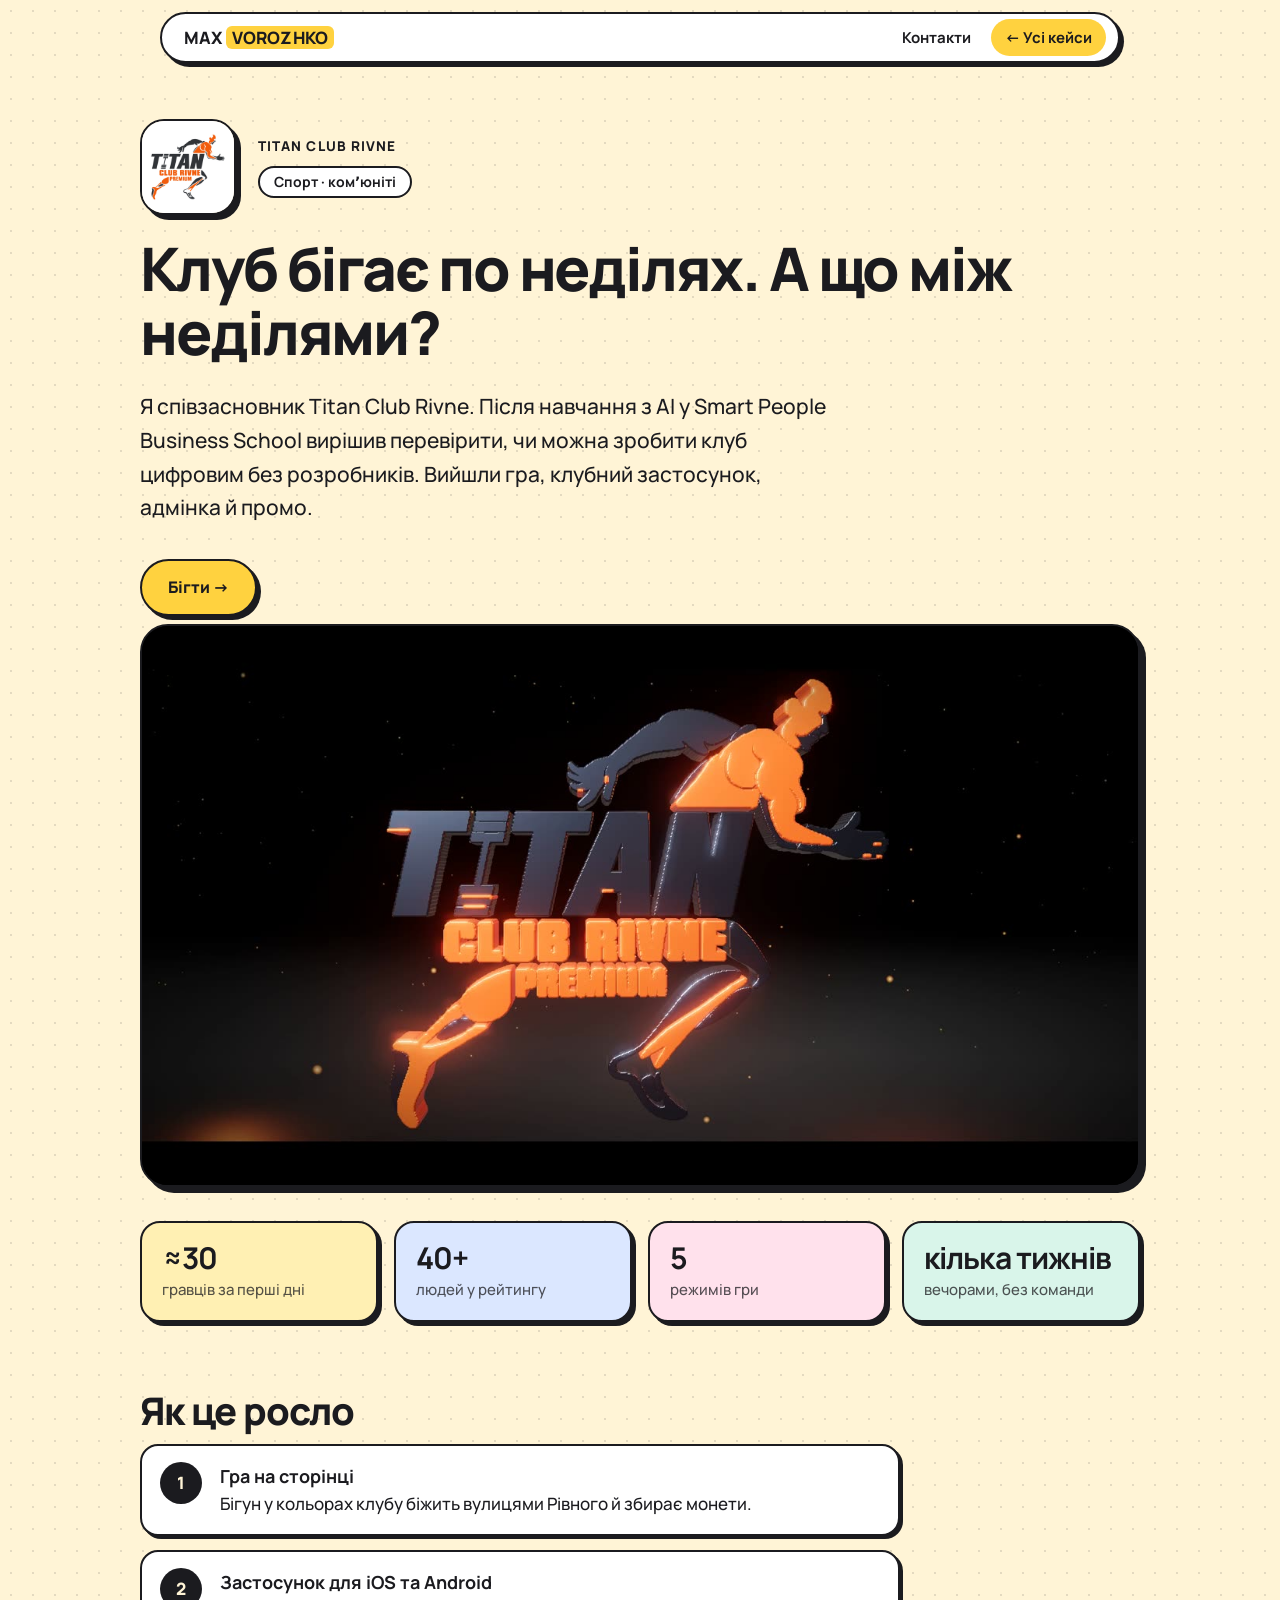
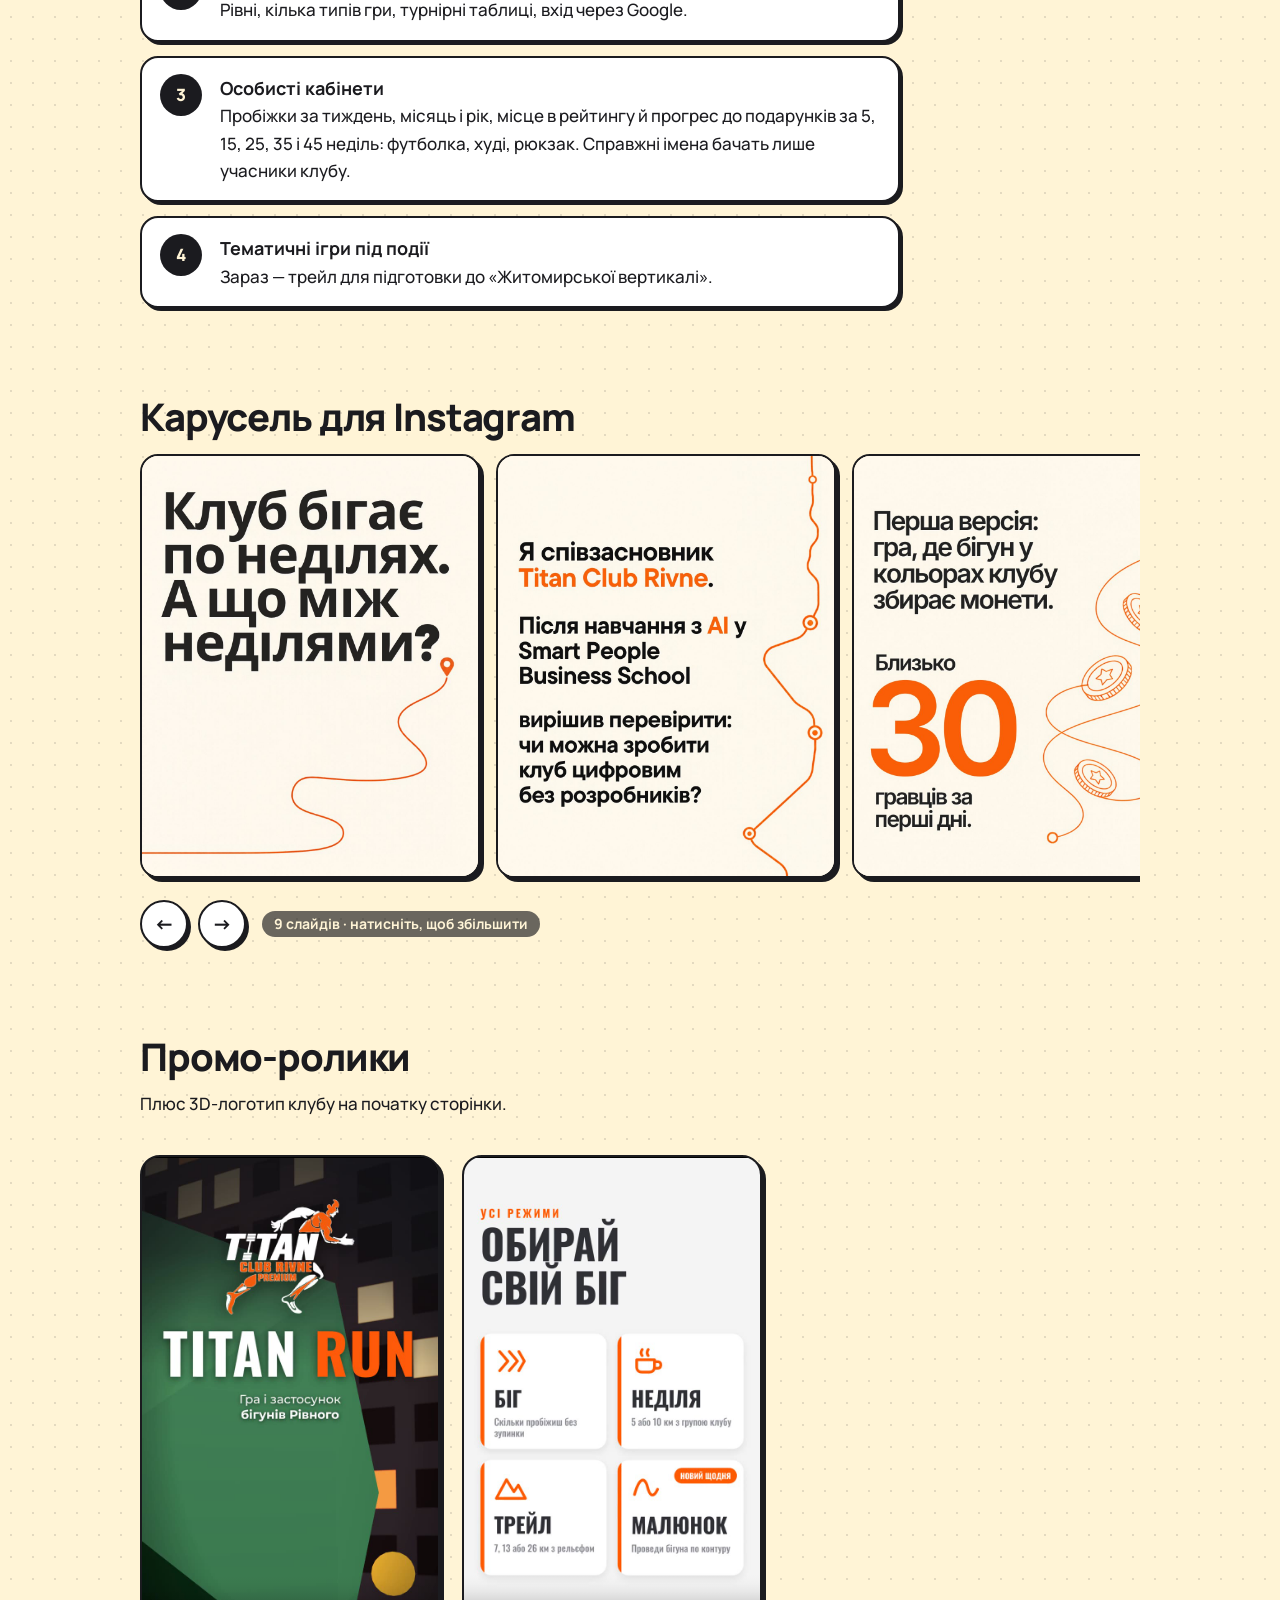
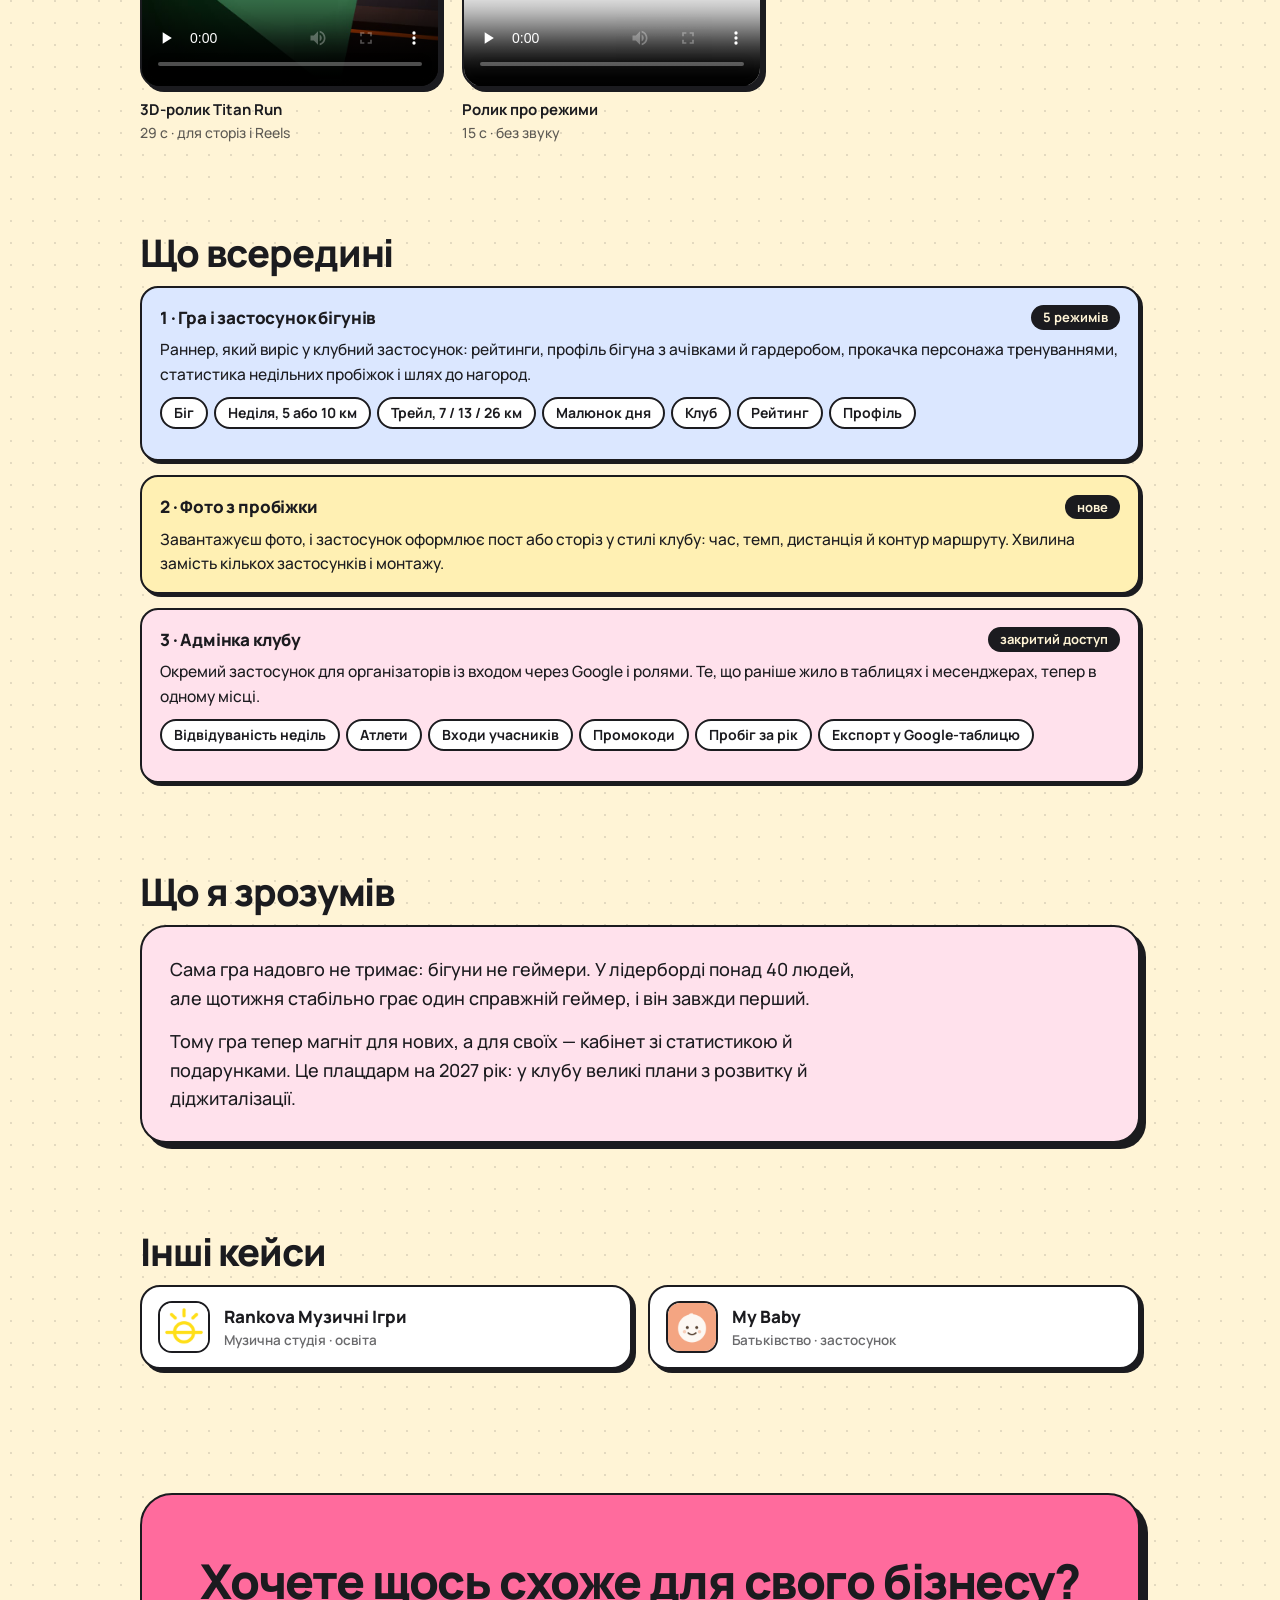
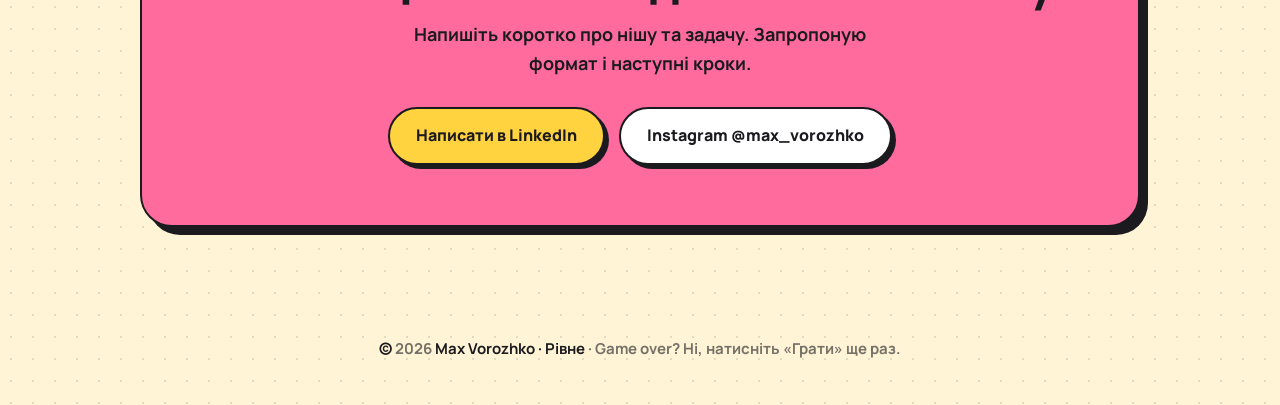
<file: cases/titan/index.html>
<!doctype html>
<html lang="uk">
<head>
<meta charset="utf-8">
<meta name="viewport" content="width=device-width, initial-scale=1">
<title>Titan Club Rivne — кейс · Max Vorozhko</title>
<meta name="description" content="Гра, клубний застосунок з особистими кабінетами, адмінка й промо для бігового клубу, співзасновником якого я є.">
<meta property="og:title" content="Titan Club Rivne — кейс · Max Vorozhko">
<meta property="og:description" content="Гра, клубний застосунок з особистими кабінетами, адмінка й промо для бігового клубу, співзасновником якого я є.">
<meta property="og:type" content="website">
<meta property="og:url" content="https://max-vorozhko.github.io/cases/titan/">
<meta name="theme-color" content="#fff4d6">

<link rel="icon" href="../../favicon.ico" sizes="48x48">
<link rel="icon" type="image/svg+xml" href="../../favicon.svg">
<link rel="icon" type="image/png" sizes="32x32" href="../../favicon-32.png">
<link rel="icon" type="image/png" sizes="192x192" href="../../icon-192.png">
<link rel="apple-touch-icon" href="../../apple-touch-icon.png">
<link rel="preconnect" href="https://fonts.googleapis.com">
<link rel="preconnect" href="https://fonts.gstatic.com" crossorigin>
<link href="https://fonts.googleapis.com/css2?family=Manrope:wght@500;700;800&display=swap" rel="stylesheet">
<link rel="stylesheet" href="../../css/site.css?v=6">
</head>
<body class="case-page">

<nav>
  <div class="bar">
    <a href="../../" class="logo" data-home data-ig-href="../../ig/">MAX <i>VOROZHKO</i></a>
    <ul>
      <li><a href="#contact">Контакти</a></li><li><a class="back" href="../../#cases" data-home data-ig-href="../../ig/#cases">← Усі кейси</a></li>
    </ul>
  </div>
</nav>

<header class="c-hero">
  <div class="wrap">
    <div class="top">
      <img class="app" src="../../icons/titan.png" alt="Іконка Titan Club Rivne" width="96" height="96">
      <div class="kicker">Titan Club Rivne<br><span class="niche">Спорт · комʼюніті</span></div>
    </div>
    <h1>Клуб бігає по неділях. А що між неділями?</h1>
    <p class="lead">Я співзасновник Titan Club Rivne. Після навчання з AI у Smart People Business School вирішив перевірити, чи можна зробити клуб цифровим без розробників. Вийшли гра, клубний застосунок, адмінка й промо.</p>
    <div class="cta"><a class="btn y" href="https://max-vorozhko.github.io/Titan-Club-Rivne/" target="_blank" rel="noopener">Бігти →</a></div>
    <div class="banner"><video autoplay muted loop playsinline preload="metadata" poster="../../media/titan/logo-3d.jpg" aria-label="3D-логотип Titan Club Rivne"><source src="../../media/titan/logo-3d.mp4" type="video/mp4"></video></div><div class="facts"><div class="fact"><b>≈30</b><span>гравців за перші дні</span></div><div class="fact"><b>40+</b><span>людей у рейтингу</span></div><div class="fact"><b>5</b><span>режимів гри</span></div><div class="fact"><b>кілька тижнів</b><span>вечорами, без команди</span></div></div>
  </div>
</header><section class="cs"><div class="wrap"><h2>Як це росло</h2><ol class="steps-line">
<li><div><b>Гра на сторінці</b>Бігун у кольорах клубу біжить вулицями Рівного й збирає монети.</div></li>
<li><div><b>Застосунок для iOS та Android</b>Рівні, кілька типів гри, турнірні таблиці, вхід через Google.</div></li>
<li><div><b>Особисті кабінети</b>Пробіжки за тиждень, місяць і рік, місце в рейтингу й прогрес до подарунків за 5, 15, 25, 35 і 45 неділь: футболка, худі, рюкзак. Справжні імена бачать лише учасники клубу.</div></li>
<li><div><b>Тематичні ігри під події</b>Зараз — трейл для підготовки до «Житомирської вертикалі».</div></li>
</ol></div></section><section class="cs"><div class="wrap"><h2>Карусель для Instagram</h2><div class="gallery"><div class="track"><figure><img src="../../media/titan/story-1.jpg" alt="Слайд 1: Клуб бігає по неділях. А що між неділями?" width="1080" height="1350" loading="lazy" decoding="async"></figure><figure><img src="../../media/titan/story-2.jpg" alt="Слайд 2: Я співзасновник Titan Club Rivne. Після навчання з AI вирішив перевірити, чи можна зробити клуб цифровим без розробників" width="1080" height="1350" loading="lazy" decoding="async"></figure><figure><img src="../../media/titan/story-3.jpg" alt="Слайд 3: Перша версія — гра, де бігун у кольорах клубу збирає монети. Близько 30 гравців за перші дні" width="1080" height="1350" loading="lazy" decoding="async"></figure><figure><img src="../../media/titan/story-4.jpg" alt="Слайд 4: Далі — застосунок для iOS та Android: рівні, типи гри, турнірні таблиці, вхід через Google" width="1080" height="1350" loading="lazy" decoding="async"></figure><figure><img src="../../media/titan/story-5.jpg" alt="Слайд 5: Особистий кабінет і подарунки за 5, 15, 25, 35, 45 пробіжок" width="1080" height="1350" loading="lazy" decoding="async"></figure><figure><img src="../../media/titan/story-6.jpg" alt="Слайд 6: Тематичні ігри під події: підготовка до Житомирської вертикалі" width="1080" height="1350" loading="lazy" decoding="async"></figure><figure><img src="../../media/titan/story-7.jpg" alt="Слайд 7: Що я зрозумів: сама гра надовго не тримає, бігуни не геймери" width="1080" height="1350" loading="lazy" decoding="async"></figure><figure><img src="../../media/titan/story-8.jpg" alt="Слайд 8: Гра тепер магніт для нових, а для своїх — кабінет зі статистикою й подарунками" width="1080" height="1350" loading="lazy" decoding="async"></figure><figure><img src="../../media/titan/story-9.jpg" alt="Слайд 9: Це плацдарм на 2027 рік" width="1080" height="1350" loading="lazy" decoding="async"></figure></div><div class="g-nav"><button class="g-prev" type="button" aria-label="Назад">←</button><button class="g-next" type="button" aria-label="Далі">→</button><span class="count">9 слайдів · натисніть, щоб збільшити</span></div></div></div></section><section class="cs"><div class="wrap"><h2>Промо-ролики</h2><p class=sub>Плюс 3D-логотип клубу на початку сторінки.</p><div class="videos">
<figure><video controls playsinline preload="none" poster="../../media/titan/promo-3d.jpg"><source src="../../media/titan/promo-3d.mp4" type="video/mp4"></video><figcaption>3D-ролик Titan Run<span>29 с · для сторіз і Reels</span></figcaption></figure>
<figure><video controls playsinline preload="none" poster="../../media/titan/promo-ui.jpg"><source src="../../media/titan/promo-ui.mp4" type="video/mp4"></video><figcaption>Ролик про режими<span>15 с · без звуку</span></figcaption></figure>
</div></div></section><section class="cs"><div class="wrap"><h2>Що всередині</h2><div class="sets">
  <div class="set s-game">
    <div class="set-head"><span class="set-title">1 · Гра і застосунок бігунів</span><span class="count">5 режимів</span></div>
    <p>Раннер, який виріс у клубний застосунок: рейтинги, профіль бігуна з ачівками й гардеробом, прокачка персонажа тренуваннями, статистика недільних пробіжок і шлях до нагород.</p>
    <div class="chips"><span>Біг</span><span>Неділя, 5 або 10 км</span><span>Трейл, 7 / 13 / 26 км</span><span>Малюнок дня</span><span>Клуб</span><span>Рейтинг</span><span>Профіль</span></div>
  </div>
  <div class="set s-promo">
    <div class="set-head"><span class="set-title">2 · Фото з пробіжки</span><span class="count">нове</span></div>
    <p>Завантажуєш фото, і застосунок оформлює пост або сторіз у стилі клубу: час, темп, дистанція й контур маршруту. Хвилина замість кількох застосунків і монтажу.</p>
  </div>
  <div class="set s-admin">
    <div class="set-head"><span class="set-title">3 · Адмінка клубу</span><span class="count">закритий доступ</span></div>
    <p>Окремий застосунок для організаторів із входом через Google і ролями. Те, що раніше жило в таблицях і месенджерах, тепер в одному місці.</p>
    <div class="chips"><span>Відвідуваність неділь</span><span>Атлети</span><span>Входи учасників</span><span>Промокоди</span><span>Пробіг за рік</span><span>Експорт у Google-таблицю</span></div>
  </div>
</div></div></section><section class="cs"><div class="wrap"><h2>Що я зрозумів</h2><div class="panel pink"><div class="prose">
<p>Сама гра надовго не тримає: бігуни не геймери. У лідерборді понад 40 людей, але щотижня стабільно грає один справжній геймер, і він завжди перший.</p>
<p>Тому гра тепер магніт для нових, а для своїх — кабінет зі статистикою й подарунками. Це плацдарм на 2027 рік: у клубу великі плани з розвитку й діджиталізації.</p>
</div></div></div></section>
<section class="cs"><div class="wrap"><h2>Інші кейси</h2><div class="others"><a href="../../cases/rankova/"><img src="../../icons/rankova.png" alt="" width="52" height="52"><span>Rankova Музичні Ігри<small>Музична студія · освіта</small></span></a><a href="../../cases/my-baby/"><img src="../../icons/mybaby.png" alt="" width="52" height="52"><span>My Baby<small>Батьківство · застосунок</small></span></a></div></div></section>
<section id="contact">
  <div class="wrap">
    <div class="contact">
      <h2>Хочете щось схоже для свого бізнесу?</h2>
      <p>Напишіть коротко про нішу та задачу. Запропоную формат і наступні кроки.</p>
      <div class="cta">
        <a class="btn y" href="https://www.linkedin.com/in/max-vorozhko/" target="_blank" rel="noopener">Написати в LinkedIn</a>
        <a class="btn" href="https://www.instagram.com/max_vorozhko/" target="_blank" rel="noopener">Instagram @max_vorozhko</a>
      </div>
    </div>
  </div>
</section>

<footer>
  <div class="wrap">© <span id="y">2026</span> Max Vorozhko · Рівне <span>· Game over? Ні, натисніть «Грати» ще раз.</span></div>
</footer>
<dialog class="lb" aria-label="Перегляд слайда"><div class="lb-in"><img alt=""><button class="x" type="button" aria-label="Закрити">✕</button><button class="pv" type="button" aria-label="Попередній">←</button><button class="nx" type="button" aria-label="Наступний">→</button><div class="cap"></div></div></dialog>
<script>document.getElementById('y').textContent = new Date().getFullYear();</script>
<script src="../../js/site.js?v=6"></script>
</body>
</html>
</file>
<file: css/site.css>
:root{
  --bg:#fff4d6; --ink:#1b1b1f; --card:#ffffff;
  --yellow:#ffd23f; --pink:#ff6b9d; --blue:#4d8bff; --green:#2ed39b; --orange:#ff8a2a;
  --shadow:6px 6px 0 var(--ink);
}
*{box-sizing:border-box;margin:0;padding:0}
html{scroll-behavior:smooth}
body{
  font-family:"Manrope",system-ui,-apple-system,"Segoe UI",Roboto,sans-serif;
  background:var(--bg);color:var(--ink);line-height:1.6;font-size:17px;font-weight:500;
  background-image:radial-gradient(rgba(27,27,31,.12) 1.2px,transparent 1.2px);
  background-size:22px 22px;
  overflow-x:hidden;
}
a{color:inherit;text-decoration:none}
.wrap{max-width:1040px;margin:0 auto;padding:0 20px}
h1,h2,h3,h4{font-weight:800;letter-spacing:-.02em}

/* nav */
nav{position:sticky;top:12px;z-index:10;margin:12px auto 0;max-width:1000px;padding:0 20px}
nav .bar{
  display:flex;align-items:center;justify-content:space-between;
  background:var(--card);border:2.5px solid var(--ink);border-radius:99px;padding:10px 12px 10px 22px;box-shadow:4px 4px 0 var(--ink);
}
.logo{font-weight:800;font-size:17px;letter-spacing:.01em}
.logo i{font-style:normal;background:var(--yellow);padding:0 6px;border-radius:6px}
nav ul{display:flex;gap:6px;list-style:none;font-weight:700;font-size:15px}
nav ul a{padding:8px 14px;border-radius:99px}
nav ul a:hover{background:var(--yellow)}
@media(max-width:560px){nav ul li:not(:last-child){display:none}}

/* buttons */
.btn{
  display:inline-flex;align-items:center;gap:8px;padding:14px 26px;border-radius:99px;
  font-weight:800;font-size:16px;border:2.5px solid var(--ink);box-shadow:4px 4px 0 var(--ink);
  transition:transform .12s, box-shadow .12s;background:var(--card);
}
.btn:hover{transform:translate(2px,2px);box-shadow:2px 2px 0 var(--ink)}
.btn.y{background:var(--yellow)}
.btn.p{background:var(--pink)}

/* hero */
.hero{padding:72px 0 56px;position:relative}
.sticker{
  display:inline-block;font-weight:800;font-size:14px;background:var(--green);
  border:2.5px solid var(--ink);border-radius:99px;padding:6px 16px;transform:rotate(-3deg);margin-bottom:24px;
  box-shadow:3px 3px 0 var(--ink);
}
h1{font-size:clamp(36px,7vw,76px);line-height:1.06;letter-spacing:-.035em;max-width:880px}
h1 mark{background:var(--yellow);padding:0 .12em;border-radius:.14em;box-decoration-break:clone;-webkit-box-decoration-break:clone}
h1 .sq{display:inline-block;background:var(--pink);color:#fff;padding:0 .14em;border-radius:.14em;transform:rotate(-2deg)}
.lead{margin-top:26px;max-width:620px;font-size:clamp(18px,2.2vw,21px);font-weight:500}
.lead small{display:block;margin-top:8px;opacity:.7;font-size:16px}
.cta{margin-top:34px;display:flex;flex-wrap:wrap;gap:14px}
.float{position:absolute;width:78px;height:78px;border-radius:20px;border:2.5px solid var(--ink);box-shadow:4px 4px 0 var(--ink);background:#fff;animation:bob 3.4s ease-in-out infinite;user-select:none}
.f1{right:9%;top:56px}.f2{right:2.5%;top:168px;animation-delay:.8s;width:66px;height:66px}.f3{right:9.5%;top:276px;animation-delay:1.6s;width:70px;height:70px}.f4{right:3%;top:388px;animation-delay:2.4s;width:62px;height:62px}
@keyframes bob{0%,100%{transform:translateY(0) rotate(-6deg)}50%{transform:translateY(-14px) rotate(6deg)}}
@media(max-width:1120px){.float{display:none}}
@media(prefers-reduced-motion:reduce){.float{animation:none}}

/* marquee */
.marquee{border-block:2.5px solid var(--ink);background:var(--ink);color:var(--bg);overflow:hidden;white-space:nowrap;transform:rotate(-1.2deg);margin:20px -20px 10px}
.marquee div{display:inline-block;padding:12px 0;font-size:16px;font-weight:800;letter-spacing:.04em;animation:slide 26s linear infinite}
@keyframes slide{to{transform:translateX(-50%)}}
@media(prefers-reduced-motion:reduce){.marquee div{animation:none}}

/* sections */
section{padding:60px 0}
h2{font-size:clamp(30px,5vw,48px);letter-spacing:-.03em;line-height:1.1;margin-bottom:12px}
h2 mark{background:var(--blue);color:#fff;padding:0 .14em;border-radius:.14em}
.sub{max-width:640px;margin-bottom:38px}

/* cases */
.cases{display:grid;gap:34px}
.case{
  display:grid;grid-template-columns:1fr 1.1fr;background:var(--card);
  border:2.5px solid var(--ink);border-radius:28px;box-shadow:var(--shadow);overflow:hidden;
  transition:transform .15s;
}
.case:nth-child(odd){transform:rotate(-.5deg)}
.case:nth-child(even){transform:rotate(.5deg)}
.case:hover{transform:rotate(0) translateY(-3px)}
@media(max-width:760px){.case,.case:nth-child(n){grid-template-columns:1fr;transform:none}}
.visual{
  min-height:270px;display:flex;flex-direction:column;align-items:center;justify-content:center;gap:8px;padding:30px;text-align:center;
  border-right:2.5px solid var(--ink);
}
@media(max-width:760px){.visual{border-right:0;border-bottom:2.5px solid var(--ink)}}
.visual .app{width:124px;height:124px;border-radius:28px;border:2.5px solid var(--ink);box-shadow:5px 5px 0 var(--ink);background:#fff;margin-bottom:10px}
.visual .name{font-weight:800;font-size:23px;letter-spacing:.01em;line-height:1.2}
.visual .niche{font-size:14px;font-weight:700;background:var(--card);border:2px solid var(--ink);border-radius:99px;padding:3px 14px;margin-top:4px}
.v1{background:var(--yellow)}.v2{background:var(--orange)}.v3{background:var(--blue);color:#fff}.v3 .niche{color:var(--ink)}
.body{padding:30px}
.meta{font-weight:800;font-size:13px;text-transform:uppercase;letter-spacing:.08em;margin-bottom:8px;display:flex;align-items:center;gap:8px;flex-wrap:wrap}
.badge{font-size:12px;background:var(--pink);color:#fff;border:2px solid var(--ink);border-radius:99px;padding:1px 10px;text-transform:none;letter-spacing:0;transform:rotate(-3deg)}
.body h3{font-size:25px;line-height:1.2;margin-bottom:14px}
.body dl{display:grid;gap:12px;margin-bottom:22px}
.body dt{font-size:12.5px;font-weight:800;text-transform:uppercase;letter-spacing:.08em;opacity:.6}
.body dd{font-size:16.5px}
.links{display:flex;flex-wrap:wrap;gap:12px}
.links .btn{padding:10px 20px;font-size:15px;box-shadow:3px 3px 0 var(--ink)}

/* sets inside a case */
.sets{display:grid;gap:14px}
.set{border:2.5px solid var(--ink);border-radius:18px;padding:16px 18px;box-shadow:3px 3px 0 var(--ink)}
.s-arcade{background:#fff0b3}
.s-hub{background:#d9f5ea}
.s-game{background:#dbe7ff}
.s-admin{background:#ffe1ec}
.s-promo{background:#fff0b3}
.s-calc{background:#ffe3c7}
.s-vug{background:#e6f4d7}
.set p:last-child{margin-bottom:0}
.body > .chips{margin-bottom:20px}
.v4{background:#bff2df}
.visual video{width:min(230px,72%);aspect-ratio:9/16;background:#000;border:2.5px solid var(--ink);border-radius:18px;box-shadow:4px 4px 0 var(--ink);margin-bottom:8px}
.set-head{display:flex;align-items:center;justify-content:space-between;gap:10px;flex-wrap:wrap;margin-bottom:6px}
.set-title{font-weight:800;font-size:17px;letter-spacing:-.01em}
.count{font-weight:700;font-size:13px;background:var(--ink);color:var(--bg);border-radius:99px;padding:2px 12px}
.set p{font-size:15.5px;margin-bottom:10px}
.chips{display:flex;flex-wrap:wrap;gap:6px;margin-bottom:14px}
.chips span{font-size:14px;font-weight:700;background:var(--card);border:2px solid var(--ink);border-radius:99px;padding:3px 12px}
.set .btn{padding:9px 18px;font-size:15.5px;box-shadow:3px 3px 0 var(--ink)}

/* how */
.steps{display:grid;grid-template-columns:repeat(auto-fit,minmax(220px,1fr));gap:20px;counter-reset:s}
.step{background:var(--card);border:2.5px solid var(--ink);border-radius:22px;padding:24px;box-shadow:5px 5px 0 var(--ink)}
.step:nth-child(1){background:#ffe7a1}.step:nth-child(2){background:#ffc9dc}.step:nth-child(3){background:#cfe0ff}.step:nth-child(4){background:#bff2df}
.step::before{counter-increment:s;content:counter(s);display:grid;place-items:center;width:42px;height:42px;border-radius:50%;background:var(--ink);color:var(--bg);font-weight:800;margin-bottom:12px}
.step h4{font-size:19px;margin-bottom:6px}
.step p{font-size:16px}

/* contact */
.contact{
  text-align:center;background:var(--pink);border:2.5px solid var(--ink);border-radius:32px;box-shadow:8px 8px 0 var(--ink);
  padding:60px 24px;margin:20px 0 70px;
}
.contact p{max-width:520px;margin:12px auto 30px;font-weight:700;font-size:18px}
.contact .cta{justify-content:center;margin-top:0}

footer{padding:10px 0 44px;text-align:center;font-weight:700;font-size:15px}
footer span{opacity:.6}

/* ===== home: short case cards ===== */
.case .visual{text-decoration:none;color:inherit}
a.visual:hover .app{transform:translate(-2px,-2px);box-shadow:7px 7px 0 var(--ink)}
.visual .app{transition:transform .15s, box-shadow .15s}
.case .teaser{font-size:17px;margin-bottom:16px;max-width:520px}
.case .keys{font-weight:700;font-size:14.5px;opacity:.7;margin-bottom:20px}
.case .body{display:flex;flex-direction:column;justify-content:center}
.case h3 a{color:inherit}
.case h3 a:hover{text-decoration:underline;text-decoration-thickness:3px;text-underline-offset:4px}

/* ===== case pages ===== */
.case-page nav ul a.back{background:var(--yellow)}
.c-hero{padding:56px 0 24px}
.c-hero .top{display:flex;gap:22px;align-items:center;margin-bottom:22px;flex-wrap:wrap}
.c-hero .app{width:96px;height:96px;border-radius:24px;border:2.5px solid var(--ink);box-shadow:5px 5px 0 var(--ink);background:#fff}
.c-hero .kicker{font-weight:800;font-size:13.5px;text-transform:uppercase;letter-spacing:.08em}
.c-hero .kicker .niche{display:inline-block;margin-top:8px;text-transform:none;letter-spacing:0;font-size:14px;font-weight:700;background:var(--card);border:2px solid var(--ink);border-radius:99px;padding:3px 14px}
.c-hero h1{font-size:clamp(32px,5.6vw,60px);max-width:900px}
.c-hero .lead{max-width:700px}
.banner{margin:8px 0 0;border:2.5px solid var(--ink);border-radius:28px;box-shadow:var(--shadow);overflow:hidden;background:#000;aspect-ratio:16/9}
.banner video{width:100%;height:100%;object-fit:cover;display:block}
.facts{display:grid;grid-template-columns:repeat(auto-fit,minmax(150px,1fr));gap:16px;margin:34px 0 0}
.fact{background:var(--card);border:2.5px solid var(--ink);border-radius:20px;padding:18px 20px;box-shadow:4px 4px 0 var(--ink)}
.fact b{display:block;font-size:30px;line-height:1.1;letter-spacing:-.03em}
.fact span{display:block;font-size:15px;opacity:.75;margin-top:4px}
.fact:nth-child(4n+1){background:#fff0b3}.fact:nth-child(4n+2){background:#dbe7ff}.fact:nth-child(4n+3){background:#ffe1ec}.fact:nth-child(4n+4){background:#d9f5ea}
.cs{padding:44px 0}
.cs h2{font-size:clamp(26px,4vw,38px)}
.prose{max-width:720px}
.prose p{font-size:18px;margin-bottom:14px}
.panel{background:var(--card);border:2.5px solid var(--ink);border-radius:26px;box-shadow:var(--shadow);padding:28px}
.panel.pink{background:#ffe1ec}.panel.mint{background:#d9f5ea}.panel.sun{background:#fff0b3}
.panel .prose p:last-child{margin-bottom:0}
.steps-line{display:grid;gap:14px;counter-reset:t;max-width:760px}
.steps-line li{list-style:none;display:grid;grid-template-columns:46px 1fr;gap:14px;align-items:start;background:var(--card);border:2.5px solid var(--ink);border-radius:18px;padding:16px 18px;box-shadow:3px 3px 0 var(--ink)}
.steps-line li::before{counter-increment:t;content:counter(t);display:grid;place-items:center;width:42px;height:42px;border-radius:50%;background:var(--ink);color:var(--bg);font-weight:800}
.steps-line b{display:block;font-size:18px}
.feat{display:grid;grid-template-columns:repeat(auto-fit,minmax(250px,1fr));gap:16px}
.feat > div{background:var(--card);border:2.5px solid var(--ink);border-radius:20px;padding:20px;box-shadow:4px 4px 0 var(--ink)}
.feat h4{font-size:18px;margin-bottom:6px}
.feat p{font-size:16px}
.note{font-size:14.5px;opacity:.7;margin-top:14px}

/* gallery */
.gallery{position:relative;margin-top:8px}
.track{display:flex;gap:16px;overflow-x:auto;scroll-snap-type:x mandatory;padding:4px 4px 18px;scrollbar-width:thin;-webkit-overflow-scrolling:touch}
.track figure{flex:0 0 auto;width:clamp(230px,72vw,340px);scroll-snap-align:start;margin:0}
.track.tall figure{width:clamp(180px,48vw,240px)}
.track img{width:100%;height:auto;display:block;border:2.5px solid var(--ink);border-radius:18px;box-shadow:4px 4px 0 var(--ink);background:#fff;cursor:zoom-in}
.track figcaption{font-size:14px;font-weight:700;margin-top:10px;opacity:.75}
.g-nav{display:flex;gap:10px;margin-top:4px}
.g-nav button{width:48px;height:48px;border-radius:50%;border:2.5px solid var(--ink);background:var(--card);box-shadow:3px 3px 0 var(--ink);font:800 20px/1 Manrope,sans-serif;cursor:pointer;color:var(--ink)}
.g-nav button:hover{background:var(--yellow)}
.g-nav .count{align-self:center;font-weight:700;font-size:14px;opacity:.65;margin-left:6px}
@media(hover:none){.g-nav button{display:none}}
.videos{display:grid;grid-template-columns:repeat(auto-fit,minmax(220px,300px));gap:22px}
.videos figure{margin:0}
.videos video{width:100%;aspect-ratio:9/16;background:#000;border:2.5px solid var(--ink);border-radius:20px;box-shadow:4px 4px 0 var(--ink);display:block}
.videos figcaption{font-weight:700;margin-top:10px;font-size:15px}
.videos figcaption span{display:block;font-weight:500;opacity:.7;font-size:14px}

/* lightbox */
dialog.lb{border:0;padding:0;background:transparent;max-width:none;max-height:none;width:100vw;height:100vh;margin:0}
dialog.lb::backdrop{background:rgba(20,18,16,.88)}
.lb-in{width:100%;height:100%;display:flex;align-items:center;justify-content:center;padding:56px 12px 24px;position:relative}
.lb-in img{max-width:min(92vw,720px);max-height:86vh;border-radius:14px;display:block}
.lb button{position:absolute;width:48px;height:48px;border-radius:50%;border:2.5px solid var(--ink);background:var(--yellow);font:800 22px/1 Manrope,sans-serif;cursor:pointer;color:var(--ink)}
.lb .x{top:12px;right:12px}.lb .pv{left:12px;top:50%}.lb .nx{right:12px;top:50%}
.lb .cap{position:absolute;bottom:10px;left:0;right:0;text-align:center;color:#fff;font-weight:700;font-size:14px}

/* other cases */
.others{display:grid;grid-template-columns:repeat(auto-fit,minmax(240px,1fr));gap:16px}
.others a{display:flex;gap:14px;align-items:center;background:var(--card);border:2.5px solid var(--ink);border-radius:20px;padding:14px 16px;box-shadow:4px 4px 0 var(--ink);font-weight:800;transition:transform .12s}
.others a:hover{transform:translate(2px,2px);box-shadow:2px 2px 0 var(--ink)}
.others img{width:52px;height:52px;border-radius:14px;border:2px solid var(--ink)}
.others small{display:block;font-weight:600;opacity:.65;font-size:13.5px}
.case-page .contact{margin-bottom:40px}
@media(max-width:560px){.fact{padding:14px 14px}.fact b{font-size:23px}.fact span{font-size:13.5px}.c-hero{padding-top:36px}}
</file>
